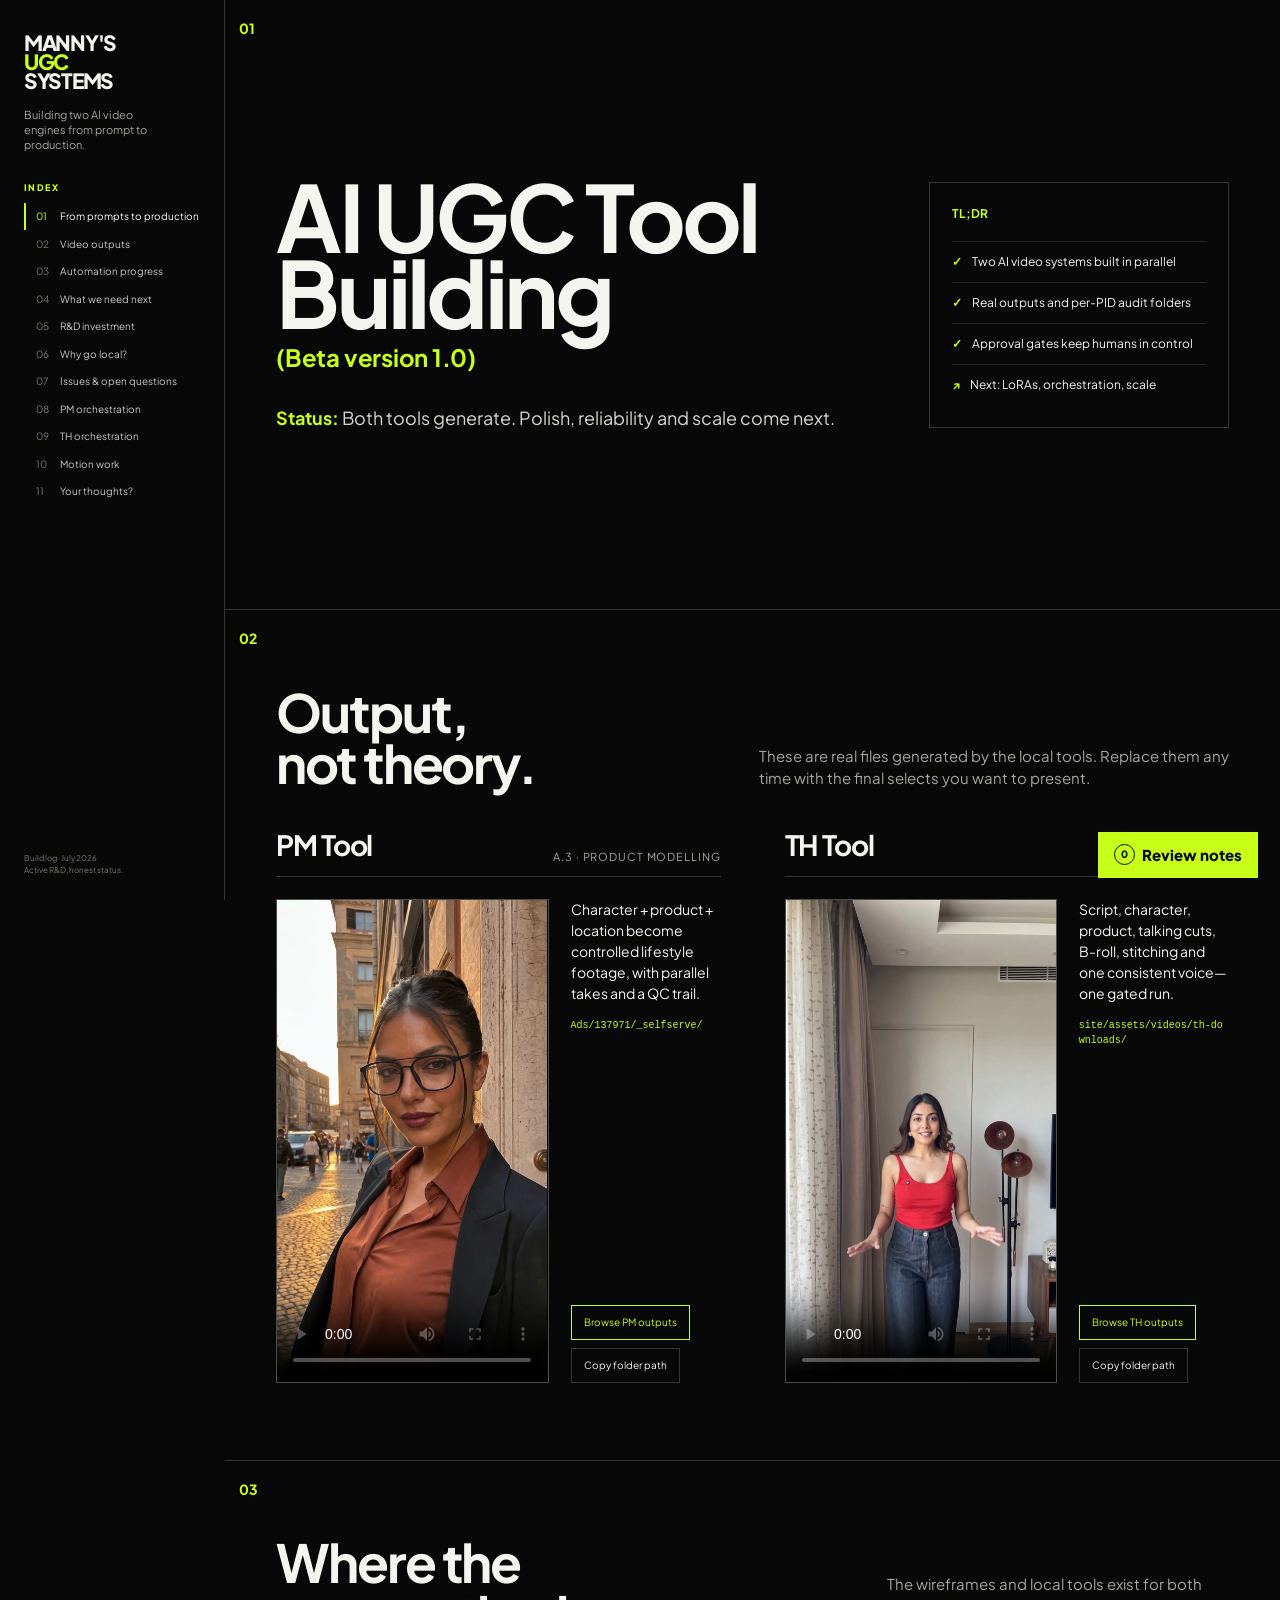
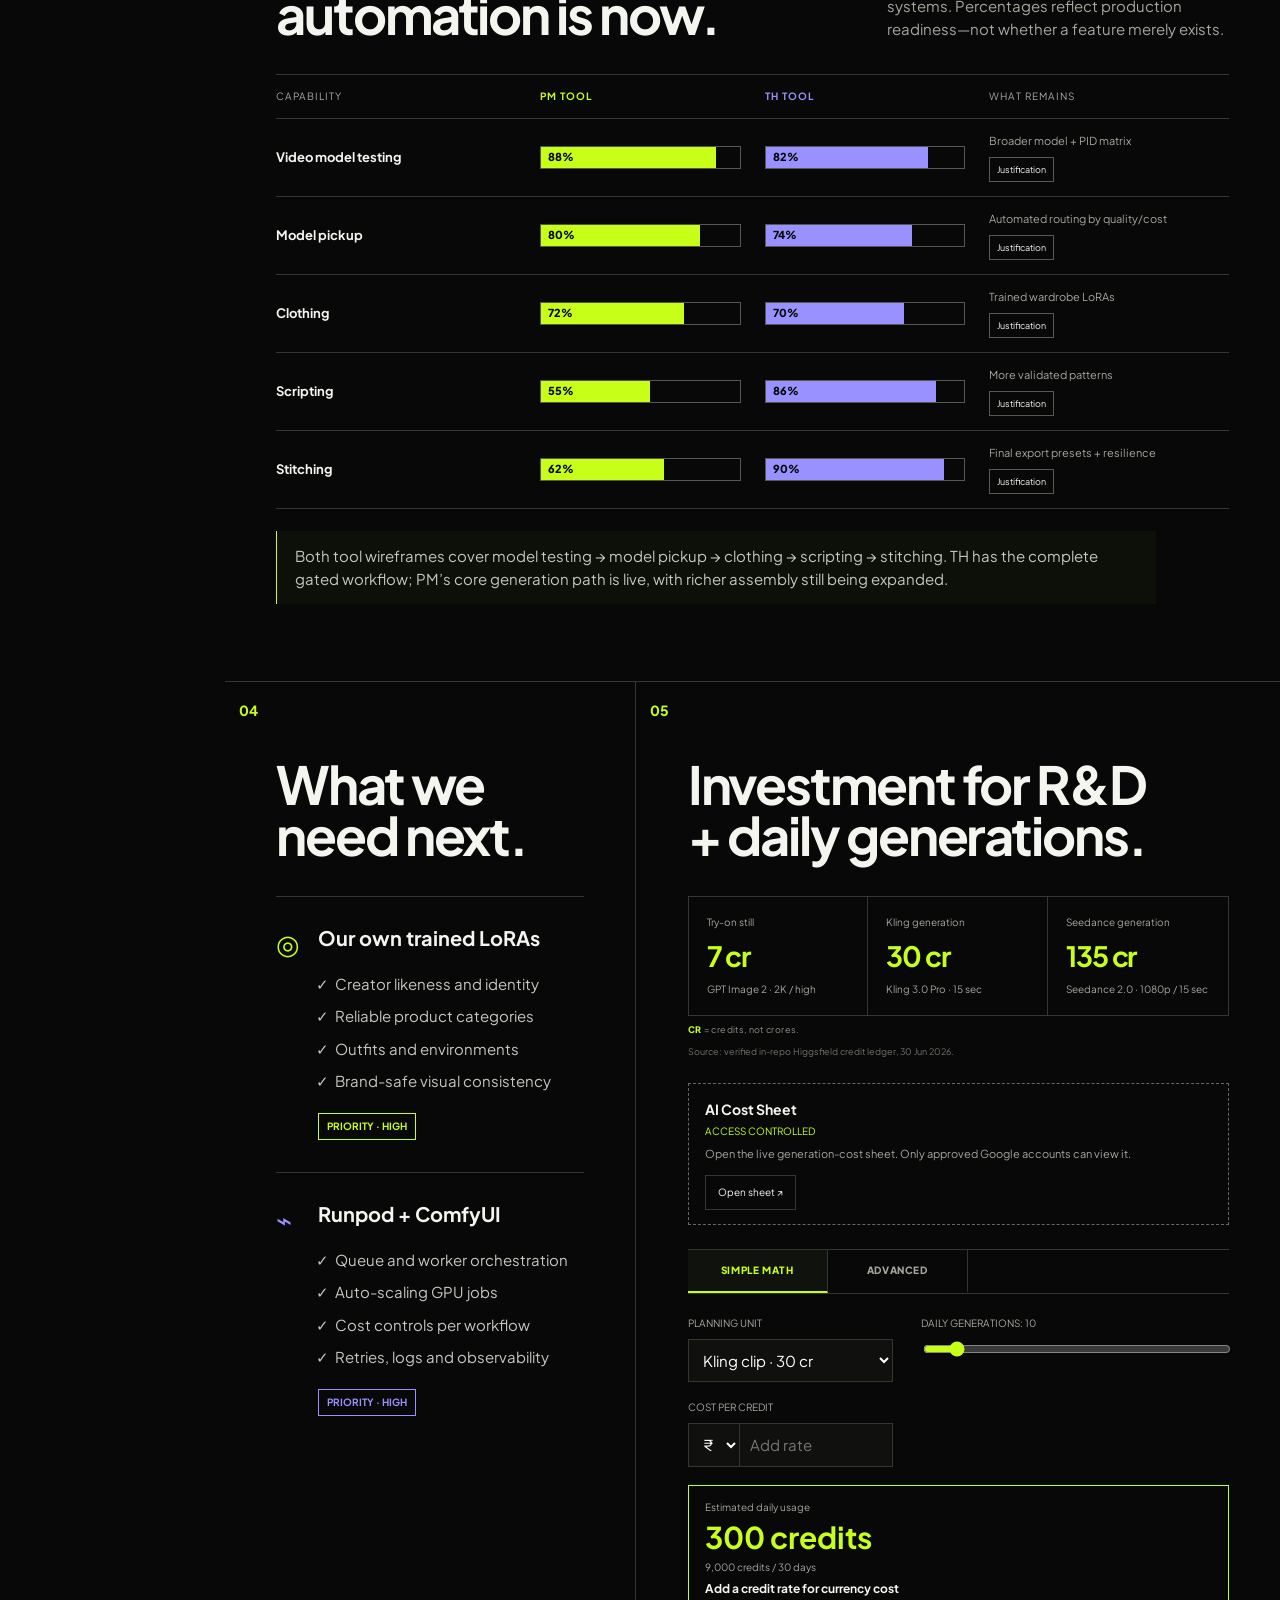
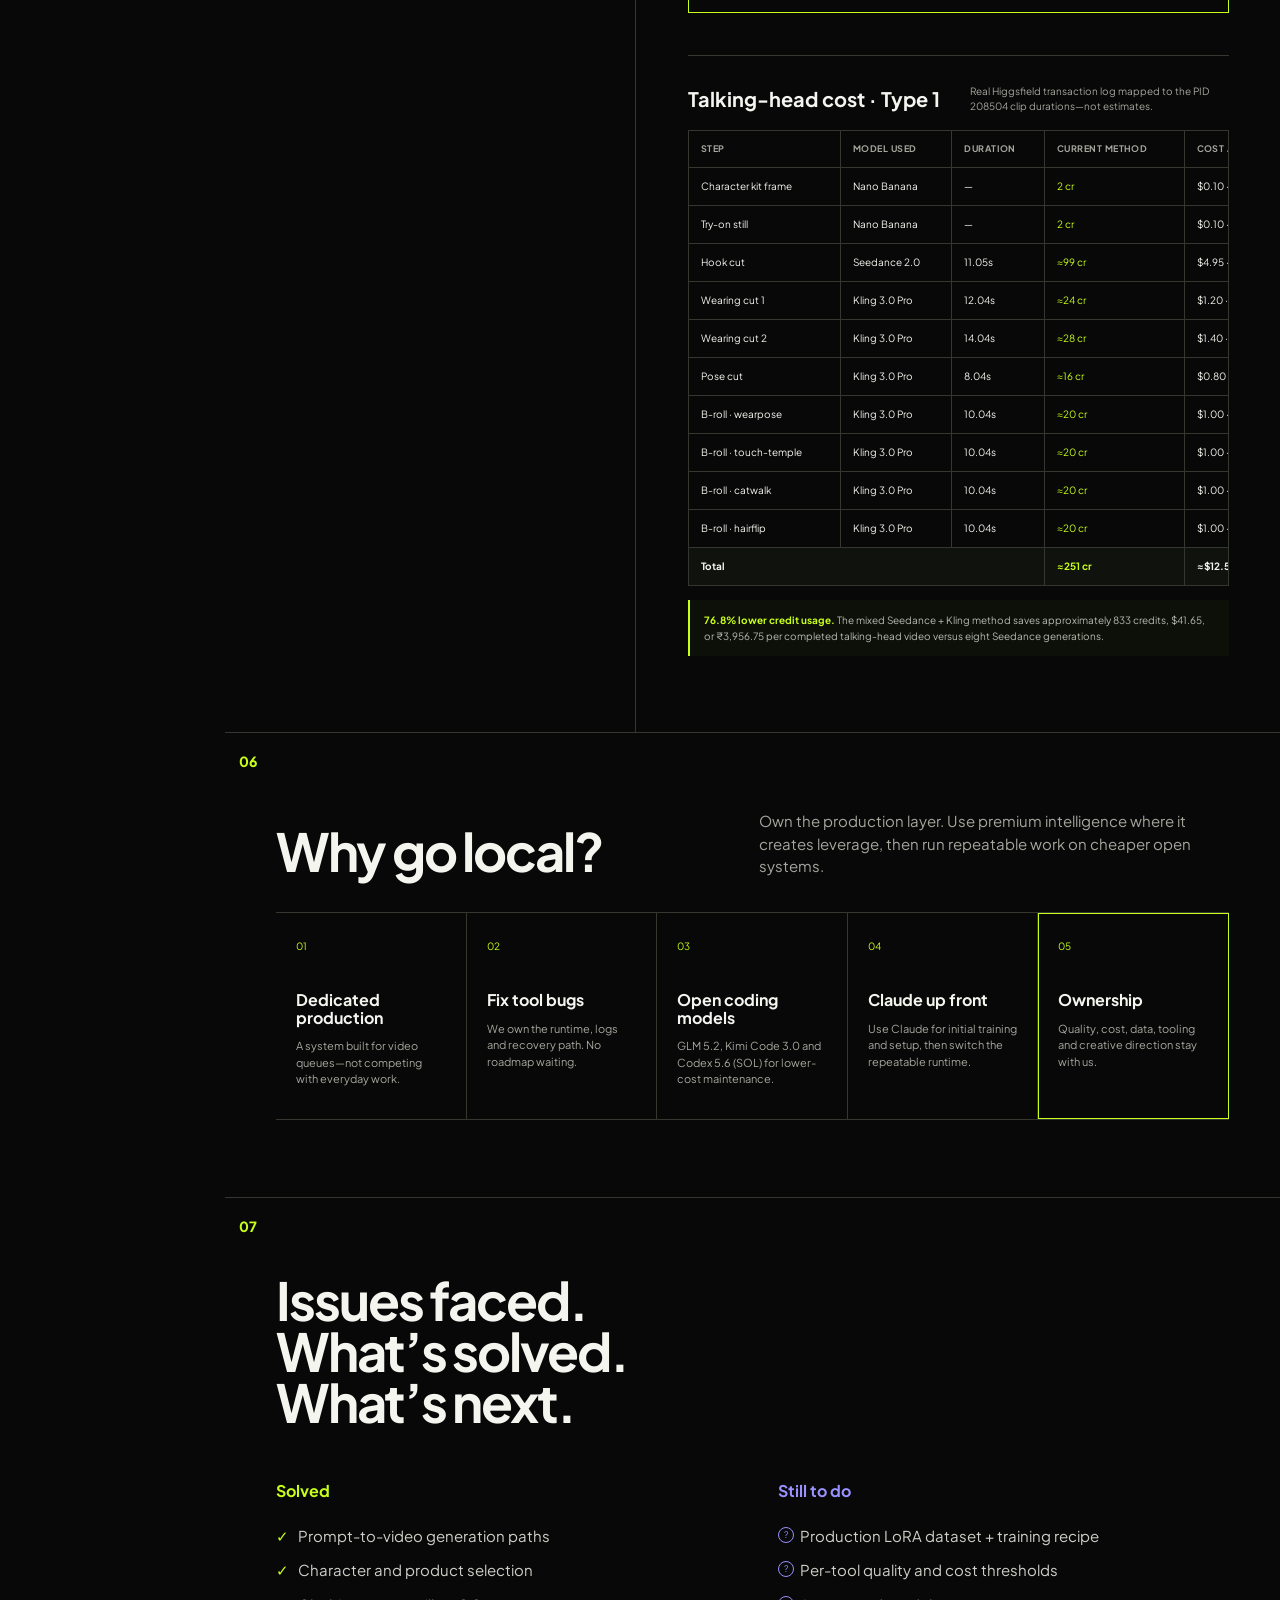
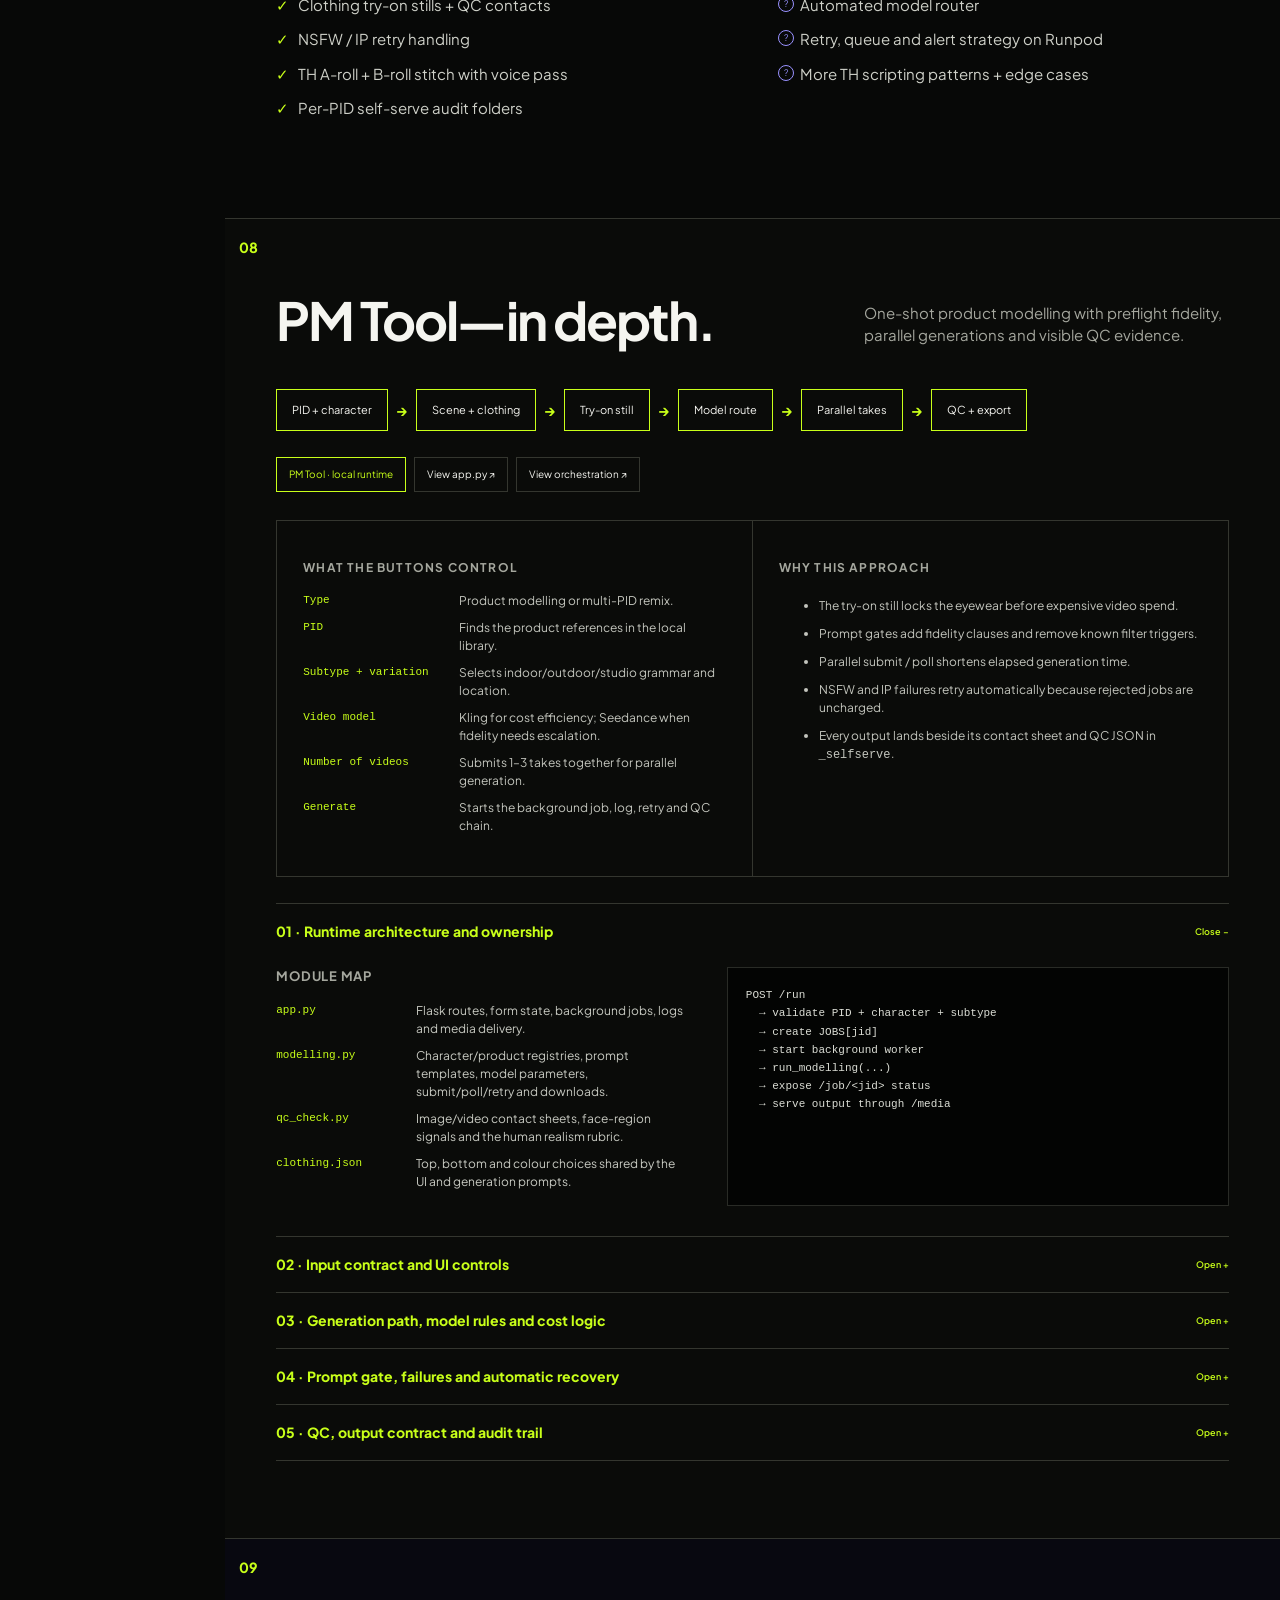
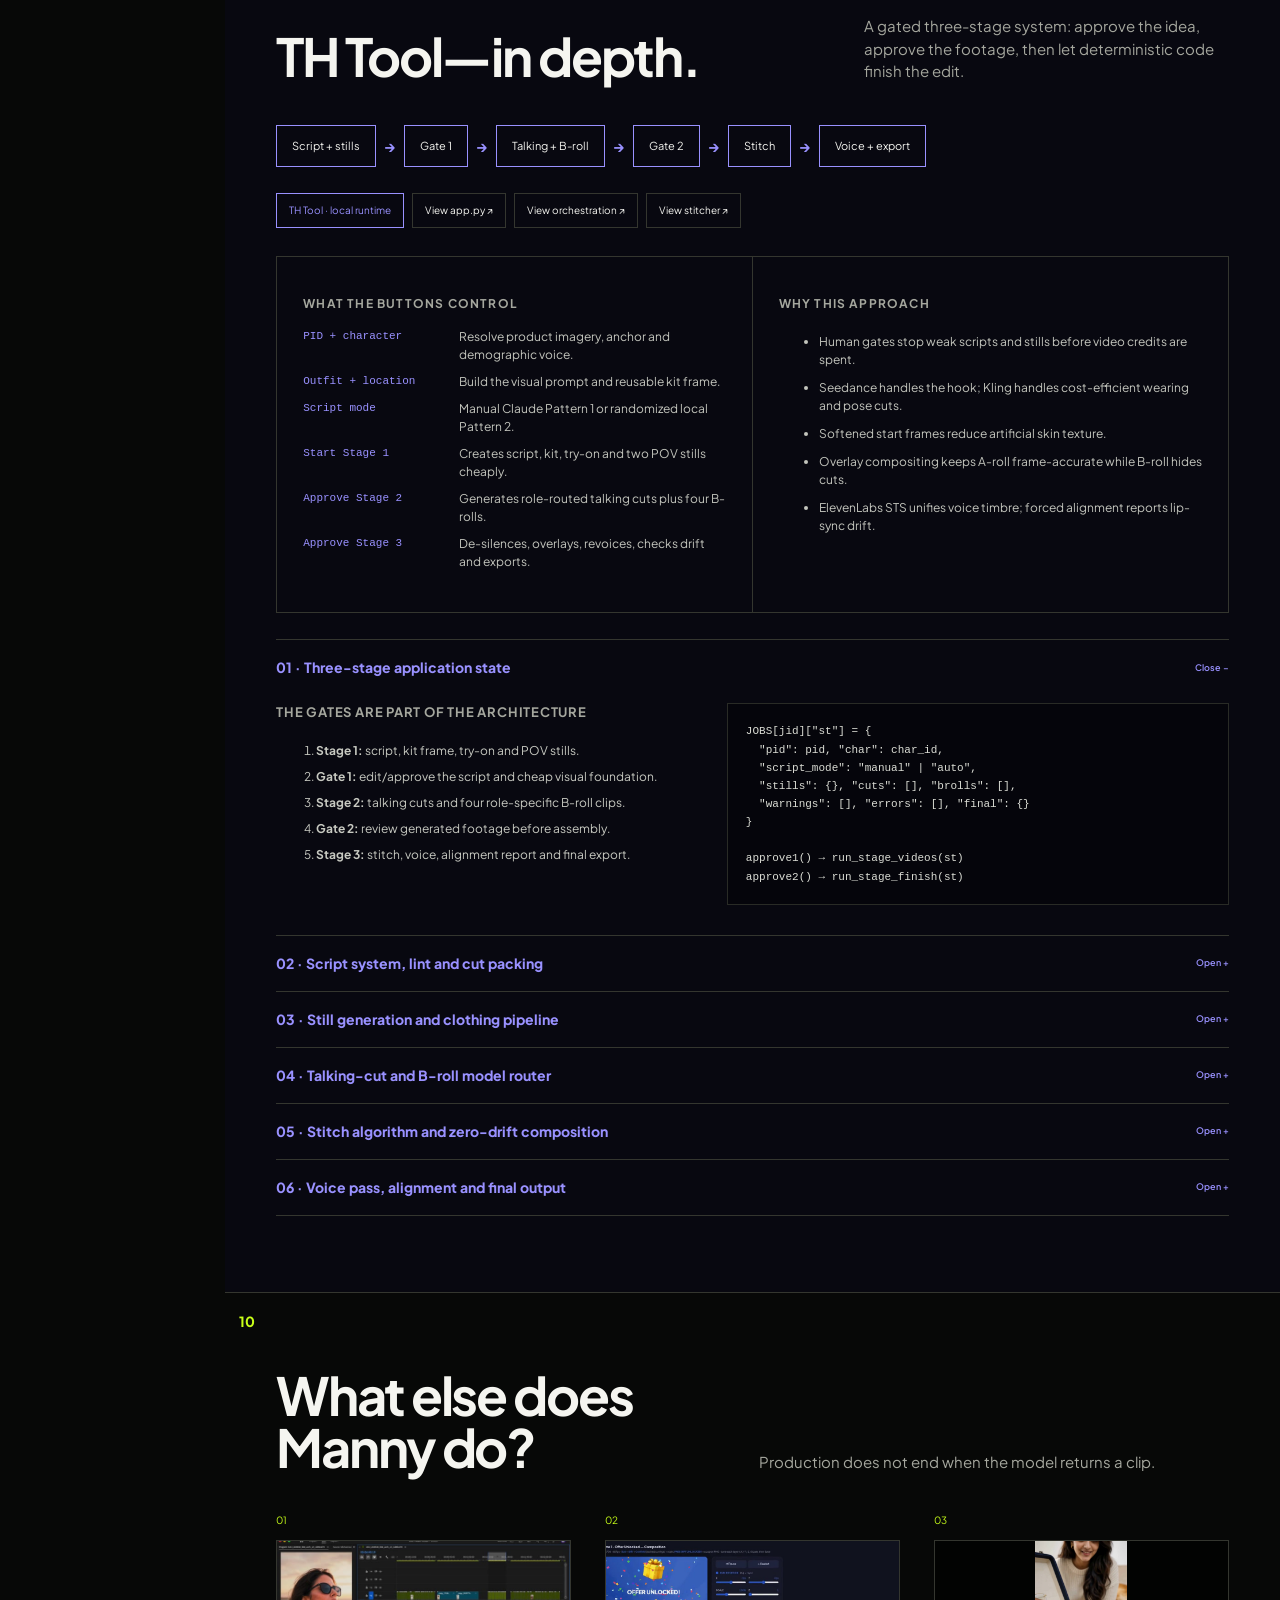
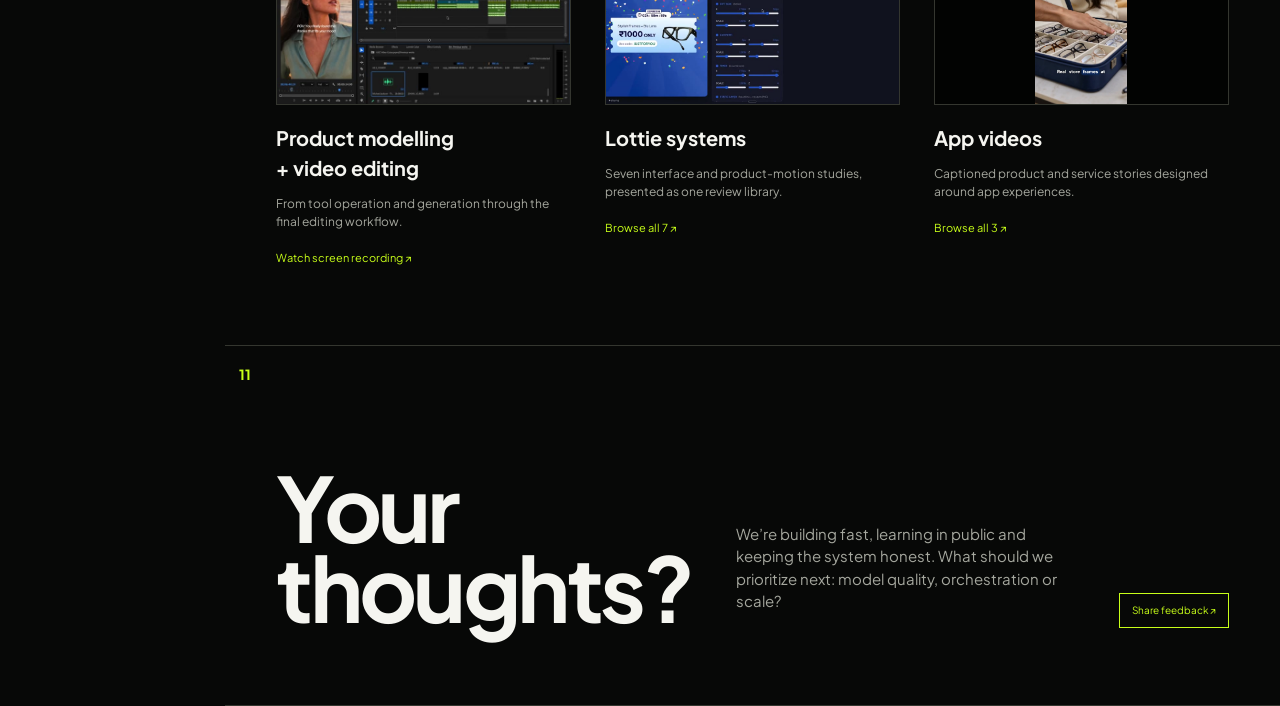
<file: site/index.html>
<!doctype html>
<html lang="en">
<head>
  <meta charset="utf-8">
  <meta name="viewport" content="width=device-width, initial-scale=1, viewport-fit=cover">
  <meta name="description" content="AI UGC Tool Building, Beta version 1.0 — Manny's PM and Talking Head video systems.">
  <title>AI UGC Tool Building — Beta version 1.0</title>
  <link rel="stylesheet" href="styles.css">
</head>
<body>
  <header class="mobile-header">
    <a class="wordmark" href="#top" aria-label="Manny's UGC Systems home">MANNY'S <span>UGC</span> SYSTEMS</a>
    <button class="menu-toggle" type="button" aria-controls="index" aria-expanded="false">Index</button>
  </header>

  <aside class="sidebar" id="index">
    <a class="wordmark" href="#top">MANNY'S <span>UGC</span> SYSTEMS</a>
    <p class="sidebar-intro">Building two AI video engines from prompt to production.</p>
    <nav aria-label="Page index">
      <span class="nav-label">Index</span>
      <a href="#top"><i>01</i>From prompts to production</a>
      <a href="#outputs"><i>02</i>Video outputs</a>
      <a href="#progress"><i>03</i>Automation progress</a>
      <a href="#next"><i>04</i>What we need next</a>
      <a href="#investment"><i>05</i>R&amp;D investment</a>
      <a href="#local"><i>06</i>Why go local?</a>
      <a href="#issues"><i>07</i>Issues &amp; open questions</a>
      <a href="#pm-deep"><i>08</i>PM orchestration</a>
      <a href="#th-deep"><i>09</i>TH orchestration</a>
      <a href="#motion"><i>10</i>Motion work</a>
      <a href="#thoughts"><i>11</i>Your thoughts?</a>
    </nav>
    <p class="sidebar-foot">Build log · July 2026<br>Active R&amp;D, honest status.</p>
  </aside>

  <main>
    <section class="hero section" id="top" data-section="01">
      <div class="section-number">01</div>
      <div class="hero-copy">
        <h1>AI UGC Tool<br>Building <span>(Beta version 1.0)</span></h1>
        <p><strong>Status:</strong> Both tools generate. Polish, reliability and scale come next.</p>
      </div>
      <div class="truth-list" aria-label="Current project truths">
        <h2>TL;DR</h2>
        <p><b>✓</b> Two AI video systems built in parallel</p>
        <p><b>✓</b> Real outputs and per-PID audit folders</p>
        <p><b>✓</b> Approval gates keep humans in control</p>
        <p><b>↗</b> Next: LoRAs, orchestration, scale</p>
      </div>
    </section>

    <section class="outputs section" id="outputs" data-section="02">
      <div class="section-number">02</div>
      <div class="section-heading">
        <h2>Output, not theory.</h2>
        <p>These are real files generated by the local tools. Replace them any time with the final selects you want to present.</p>
      </div>
      <div class="video-pair">
        <article class="video-story">
          <div class="video-title"><h3>PM Tool</h3><span>A.3 · Product modelling</span></div>
          <div class="video-shell">
            <video controls playsinline preload="metadata" poster="assets/videos/pm-downloads/cover.jpg">
              <source src="assets/web-videos/pm/cover.mp4" type="video/mp4">
            </video>
          </div>
          <div class="video-copy"><p>Character + product + location become controlled lifestyle footage, with parallel takes and a QC trail.</p><code>Ads/137971/_selfserve/</code><div class="video-actions"><button type="button" data-library="pm">Browse PM outputs</button><button type="button" data-copy="Ads/137971/_selfserve/">Copy folder path</button></div></div>
        </article>
        <article class="video-story">
          <div class="video-title"><h3>TH Tool</h3><span>A.1 · Talking head</span></div>
          <div class="video-shell">
            <video controls playsinline preload="metadata" poster="assets/videos/th-downloads/01.jpg">
              <source src="assets/web-videos/th/01.mp4" type="video/mp4">
            </video>
          </div>
          <div class="video-copy"><p>Script, character, product, talking cuts, B-roll, stitching and one consistent voice—one gated run.</p><code>site/assets/videos/th-downloads/</code><div class="video-actions"><button type="button" data-library="th">Browse TH outputs</button><button type="button" data-copy="site/assets/videos/th-downloads/">Copy folder path</button></div></div>
        </article>
      </div>
    </section>

    <section class="progress section" id="progress" data-section="03">
      <div class="section-number">03</div>
      <div class="section-heading split-heading">
        <h2>Where the automation is now.</h2>
        <p>The wireframes and local tools exist for both systems. Percentages reflect production readiness—not whether a feature merely exists.</p>
      </div>
      <div class="progress-table" role="table" aria-label="Automation readiness comparison">
        <div class="progress-head" role="row"><span>Capability</span><b>PM Tool</b><b>TH Tool</b><span>What remains</span></div>
        <div class="progress-row" role="row"><strong>Video model testing</strong><div class="meter"><i style="--v:88%"></i><em>88%</em></div><div class="meter violet"><i style="--v:82%"></i><em>82%</em></div><span>Broader model + PID matrix <button type="button" data-justify="video-model-testing">Justification</button></span></div>
        <div class="progress-row" role="row"><strong>Model pickup</strong><div class="meter"><i style="--v:80%"></i><em>80%</em></div><div class="meter violet"><i style="--v:74%"></i><em>74%</em></div><span>Automated routing by quality/cost <button type="button" data-justify="model-pickup">Justification</button></span></div>
        <div class="progress-row" role="row"><strong>Clothing</strong><div class="meter"><i style="--v:72%"></i><em>72%</em></div><div class="meter violet"><i style="--v:70%"></i><em>70%</em></div><span>Trained wardrobe LoRAs <button type="button" data-justify="clothing">Justification</button></span></div>
        <div class="progress-row" role="row"><strong>Scripting</strong><div class="meter"><i style="--v:55%"></i><em>55%</em></div><div class="meter violet"><i style="--v:86%"></i><em>86%</em></div><span>More validated patterns <button type="button" data-justify="scripting">Justification</button></span></div>
        <div class="progress-row" role="row"><strong>Stitching</strong><div class="meter"><i style="--v:62%"></i><em>62%</em></div><div class="meter violet"><i style="--v:90%"></i><em>90%</em></div><span>Final export presets + resilience <button type="button" data-justify="stitching">Justification</button></span></div>
      </div>
      <p class="note">Both tool wireframes cover model testing → model pickup → clothing → scripting → stitching. TH has the complete gated workflow; PM’s core generation path is live, with richer assembly still being expanded.</p>
    </section>

    <div class="two-up">
      <section class="needs section" id="next" data-section="04">
        <div class="section-number">04</div>
        <div class="section-heading"><h2>What we need next.</h2></div>
        <div class="need-block">
          <span class="need-icon">◎</span><h3>Our own trained LoRAs</h3>
          <ul><li>Creator likeness and identity</li><li>Reliable product categories</li><li>Outfits and environments</li><li>Brand-safe visual consistency</li></ul>
          <b>Priority · high</b>
        </div>
        <div class="need-block violet-block">
          <span class="need-icon">⌁</span><h3>Runpod + ComfyUI</h3>
          <ul><li>Queue and worker orchestration</li><li>Auto-scaling GPU jobs</li><li>Cost controls per workflow</li><li>Retries, logs and observability</li></ul>
          <b>Priority · high</b>
        </div>
      </section>

      <section class="investment section" id="investment" data-section="05">
        <div class="section-number">05</div>
        <div class="section-heading"><h2>Investment for R&amp;D + daily generations.</h2></div>
        <div class="ledger">
          <div><span>Try-on still</span><strong>7 cr</strong><small>GPT Image 2 · 2K / high</small></div>
          <div><span>Kling generation</span><strong>30 cr</strong><small>Kling 3.0 Pro · 15 sec</small></div>
          <div><span>Seedance generation</span><strong>135 cr</strong><small>Seedance 2.0 · 1080p / 15 sec</small></div>
        </div>
        <p class="credit-key"><abbr title="credits">cr</abbr> = credits, not crores.</p>
        <p class="source-line">Source: verified in-repo Higgsfield credit ledger, 30 Jun 2026.</p>
        <div class="sheet-pending"><strong>AI Cost Sheet</strong><span>Access controlled</span><p>Open the live generation-cost sheet. Only approved Google accounts can view it.</p><div class="sheet-actions"><a id="openSheet" href="https://docs.google.com/spreadsheets/d/1pwKUz7le_H1XCs39XjHrisueV7JgGiotsfHTXAbiB5s/edit?gid=1676287141#gid=1676287141" target="_blank" rel="noreferrer">Open sheet ↗</a></div></div>

        <div class="calculator-shell">
          <div class="calc-tabs" role="tablist" aria-label="Cost calculator mode">
            <button type="button" id="simpleCalcTab" role="tab" aria-selected="true" aria-controls="simpleCalcPanel" data-calc-tab="simple">Simple math</button>
            <button type="button" id="advancedCalcTab" role="tab" aria-selected="false" aria-controls="advancedCalcPanel" data-calc-tab="advanced">Advanced</button>
          </div>
          <section class="calculator-panel" id="simpleCalcPanel" role="tabpanel" aria-labelledby="simpleCalcTab">
            <div class="calculator">
              <div><label for="workflow">Planning unit</label><select id="workflow"><option value="30">Kling clip · 30 cr</option><option value="135">Seedance clip · 135 cr</option><option value="7">Try-on still · 7 cr</option></select></div>
              <div><label for="daily">Daily generations: <output id="dailyOut">10</output></label><input id="daily" type="range" min="1" max="100" value="10"></div>
              <div><label for="creditRate">Cost per credit</label><div class="rate-field"><select id="currency" aria-label="Currency"><option value="₹">₹</option><option value="$">$</option></select><input id="creditRate" type="number" min="0" step="0.001" placeholder="Add rate"></div></div>
              <div class="calc-result"><span>Estimated daily usage</span><strong id="creditsOut">300 credits</strong><small id="monthlyOut">9,000 credits / 30 days</small><b id="moneyOut">Add a credit rate for currency cost</b></div>
            </div>
          </section>
          <section class="calculator-panel" id="advancedCalcPanel" role="tabpanel" aria-labelledby="advancedCalcTab" hidden>
            <p class="advanced-intro">Build a mixed talking-head run. Defaults match the real PID 208504 Type 1 production log.</p>
            <div class="advanced-mix">
              <label class="model-slider" for="seedanceMix"><span><strong>Seedance 2.0</strong><small>Hook profile · 99 cr each</small></span><input id="seedanceMix" type="range" min="0" max="8" value="1"><output id="seedanceMixOut">1 video</output></label>
              <label class="model-slider" for="klingMix"><span><strong>Kling 3.0 Pro</strong><small>Actual seven-clip average · ≈21.14 cr each</small></span><input id="klingMix" type="range" min="0" max="12" value="7"><output id="klingMixOut">7 videos</output></label>
              <label class="model-slider" for="nanoMix"><span><strong>Nano Banana</strong><small>Character + try-on images · 2 cr each</small></span><input id="nanoMix" type="range" min="0" max="8" value="2"><output id="nanoMixOut">2 images</output></label>
            </div>
            <div class="calc-result advanced-result"><span>Estimated mixed-run usage</span><strong id="advancedCreditsOut">251 credits</strong><small id="advancedBreakdownOut">1 Seedance + 7 Kling + 2 Nano Banana generations</small><b id="advancedMoneyOut">$12.55 · ₹1,192.25</b></div>
          </section>
        </div>

        <div class="th-cost-block">
          <div class="cost-block-heading"><h3>Talking-head cost · Type 1</h3><p>Real Higgsfield transaction log mapped to the PID 208504 clip durations—not estimates.</p></div>
          <div class="cost-table-wrap" tabindex="0" aria-label="Scrollable talking-head generation cost table">
            <table class="cost-table">
              <thead><tr><th>Step</th><th>Model used</th><th>Duration</th><th>Current method</th><th>Cost at $0.05 / cr</th><th>All-Seedance comparison</th></tr></thead>
              <tbody>
                <tr><td>Character kit frame</td><td>Nano Banana</td><td>—</td><td>2 cr</td><td>$0.10 · ₹9.50</td><td>2 cr</td></tr>
                <tr><td>Try-on still</td><td>Nano Banana</td><td>—</td><td>2 cr</td><td>$0.10 · ₹9.50</td><td>2 cr</td></tr>
                <tr><td>Hook cut</td><td>Seedance 2.0</td><td>11.05s</td><td>≈99 cr</td><td>$4.95 · ₹470.25</td><td>135 cr</td></tr>
                <tr><td>Wearing cut 1</td><td>Kling 3.0 Pro</td><td>12.04s</td><td>≈24 cr</td><td>$1.20 · ₹114</td><td>135 cr</td></tr>
                <tr><td>Wearing cut 2</td><td>Kling 3.0 Pro</td><td>14.04s</td><td>≈28 cr</td><td>$1.40 · ₹133</td><td>135 cr</td></tr>
                <tr><td>Pose cut</td><td>Kling 3.0 Pro</td><td>8.04s</td><td>≈16 cr</td><td>$0.80 · ₹76</td><td>135 cr</td></tr>
                <tr><td>B-roll · wearpose</td><td>Kling 3.0 Pro</td><td>10.04s</td><td>≈20 cr</td><td>$1.00 · ₹95</td><td>135 cr</td></tr>
                <tr><td>B-roll · touch-temple</td><td>Kling 3.0 Pro</td><td>10.04s</td><td>≈20 cr</td><td>$1.00 · ₹95</td><td>135 cr</td></tr>
                <tr><td>B-roll · catwalk</td><td>Kling 3.0 Pro</td><td>10.04s</td><td>≈20 cr</td><td>$1.00 · ₹95</td><td>135 cr</td></tr>
                <tr><td>B-roll · hairflip</td><td>Kling 3.0 Pro</td><td>10.04s</td><td>≈20 cr</td><td>$1.00 · ₹95</td><td>135 cr</td></tr>
              </tbody>
              <tfoot><tr><th colspan="3">Total</th><th>≈251 cr</th><th>≈$12.55 · ₹1,192.25</th><th>1,084 cr · $54.20 · ₹5,149</th></tr></tfoot>
            </table>
          </div>
          <p class="savings-note"><strong>76.8% lower credit usage.</strong> The mixed Seedance + Kling method saves approximately 833 credits, $41.65, or ₹3,956.75 per completed talking-head video versus eight Seedance generations.</p>
        </div>
      </section>
    </div>

    <section class="local section" id="local" data-section="06">
      <div class="section-number">06</div>
      <div class="section-heading"><h2>Why go local?</h2><p>Own the production layer. Use premium intelligence where it creates leverage, then run repeatable work on cheaper open systems.</p></div>
      <div class="local-rail">
        <article><i>01</i><h3>Dedicated production</h3><p>A system built for video queues—not competing with everyday work.</p></article>
        <article><i>02</i><h3>Fix tool bugs</h3><p>We own the runtime, logs and recovery path. No roadmap waiting.</p></article>
        <article><i>03</i><h3>Open coding models</h3><p>GLM 5.2, Kimi Code 3.0 and Codex 5.6 (SOL) for lower-cost maintenance.</p></article>
        <article><i>04</i><h3>Claude up front</h3><p>Use Claude for initial training and setup, then switch the repeatable runtime.</p></article>
        <article class="accent"><i>05</i><h3>Ownership</h3><p>Quality, cost, data, tooling and creative direction stay with us.</p></article>
      </div>
    </section>

    <section class="issues section" id="issues" data-section="07">
      <div class="section-number">07</div>
      <div class="section-heading"><h2>Issues faced. What’s solved. What’s next.</h2></div>
      <div class="issues-grid">
        <div><h3>Solved</h3><ul class="check-list"><li>Prompt-to-video generation paths</li><li>Character and product selection</li><li>Clothing try-on stills + QC contacts</li><li>NSFW / IP retry handling</li><li>TH A-roll + B-roll stitch with voice pass</li><li>Per-PID self-serve audit folders</li></ul></div>
        <div><h3>Still to do</h3><ul class="question-list"><li>Production LoRA dataset + training recipe</li><li>Per-tool quality and cost thresholds</li><li>Automated model router</li><li>Retry, queue and alert strategy on Runpod</li><li>More TH scripting patterns + edge cases</li></ul></div>
      </div>
    </section>

    <section class="deep section" id="pm-deep" data-section="08">
      <div class="section-number">08</div>
      <div class="deep-title"><h2>PM Tool—in depth.</h2><p>One-shot product modelling with preflight fidelity, parallel generations and visible QC evidence.</p></div>
      <div class="pipeline" aria-label="PM tool pipeline"><span>PID + character</span><b>→</b><span>Scene + clothing</span><b>→</b><span>Try-on still</span><b>→</b><span>Model route</span><b>→</b><span>Parallel takes</span><b>→</b><span>QC + export</span></div>
      <div class="tool-links"><span class="local-runtime" title="The PM Tool runs on the production workstation">PM Tool · local runtime</span><a href="code/pm/app.py" target="_blank">View app.py ↗</a><a href="code/pm/modelling.py" target="_blank">View orchestration ↗</a></div>
      <div class="control-grid">
        <div><h3>What the buttons control</h3><dl><dt>Type</dt><dd>Product modelling or multi-PID remix.</dd><dt>PID</dt><dd>Finds the product references in the local library.</dd><dt>Subtype + variation</dt><dd>Selects indoor/outdoor/studio grammar and location.</dd><dt>Video model</dt><dd>Kling for cost efficiency; Seedance when fidelity needs escalation.</dd><dt>Number of videos</dt><dd>Submits 1–3 takes together for parallel generation.</dd><dt>Generate</dt><dd>Starts the background job, log, retry and QC chain.</dd></dl></div>
        <div><h3>Why this approach</h3><ul><li>The try-on still locks the eyewear before expensive video spend.</li><li>Prompt gates add fidelity clauses and remove known filter triggers.</li><li>Parallel submit / poll shortens elapsed generation time.</li><li>NSFW and IP failures retry automatically because rejected jobs are uncharged.</li><li>Every output lands beside its contact sheet and QC JSON in <code>_selfserve</code>.</li></ul></div>
      </div>
      <div class="technical-manual">
        <details open><summary>01 · Runtime architecture and ownership</summary><div class="manual-body"><div><h3>Module map</h3><dl><dt>app.py</dt><dd>Flask routes, form state, background jobs, logs and media delivery.</dd><dt>modelling.py</dt><dd>Character/product registries, prompt templates, model parameters, submit/poll/retry and downloads.</dd><dt>qc_check.py</dt><dd>Image/video contact sheets, face-region signals and the human realism rubric.</dd><dt>clothing.json</dt><dd>Top, bottom and colour choices shared by the UI and generation prompts.</dd></dl></div><pre><code>POST /run
  → validate PID + character + subtype
  → create JOBS[jid]
  → start background worker
  → run_modelling(...)
  → expose /job/&lt;jid&gt; status
  → serve output through /media</code></pre></div></details>
        <details><summary>02 · Input contract and UI controls</summary><div class="manual-body"><div><h3>Inputs that reach orchestration</h3><ul><li><code>kind</code>: product modelling or remix.</li><li><code>pid</code>: resolves product reference images.</li><li><code>char_id</code>: resolves a locked anchor from Character Library.</li><li><code>subtype</code> + <code>variation</code>: selects the scene preamble.</li><li><code>model</code>: Seedance 2.0 or Kling 3.0.</li><li><code>n_videos</code>: 1–3 numbered takes submitted in parallel.</li></ul></div><pre><code>run_modelling(
  pid, char_id,
  n_videos=2,
  kind="product_modelling",
  model="seedance_2_0",
  subtype="A3.2",
  variation="Beach",
  log=print
)</code></pre></div></details>
        <details><summary>03 · Generation path, model rules and cost logic</summary><div class="manual-body"><div><h3>Why the path is staged</h3><ol><li>Build a try-on still first: a low-cost proof that identity and eyewear can coexist.</li><li>Attach media differently per engine because Seedance permits one start image while Kling accepts a broader reference set.</li><li>Rotate across three shot-list variants so multiple takes test different motion emphasis.</li><li>Submit every take before polling so Higgsfield can execute concurrently.</li></ol></div><pre><code>still = _tryon_still(anchor, product, scene)
qc_refs = products[:2]

if model == "seedance_2_0":
    medias = [still or anchor]       # one start image
else:
    medias = [still or anchor, *qc_refs]

jobs = [submit(take) for take in specs]
videos = [poll_and_download(job) for job in jobs]</code></pre></div></details>
        <details><summary>04 · Prompt gate, failures and automatic recovery</summary><div class="manual-body"><div><h3>Before spending credits</h3><ul><li>Warn on brand names that may trigger <code>ip_detected</code>.</li><li>Replace known false-positive phrases such as “tight face”.</li><li>Guarantee an eyewear-fidelity lock is present.</li><li>Trim prompts below Kling’s documented character cap.</li><li>Retry NSFW/IP rejections up to the configured limit; other failures are logged per take without destroying successful siblings.</li></ul></div><pre><code>prompt = _prompt_gate(scene + shot_list, model)

for attempt in range(NSFW_RETRIES + 1):
    job_id = submit(prompt, medias)
    try:
        return wait(job_id)
    except Filtered as error:
        if error.kind not in {"nsfw", "ip_detected"}:
            raise
log("take failed; continue remaining jobs")</code></pre></div></details>
        <details><summary>05 · QC, output contract and audit trail</summary><div class="manual-body"><div><h3>What is retained</h3><ul><li>Try-on still and its QC contact sheet.</li><li>Each numbered video take and scene label.</li><li>Video contact sheets and QC JSON.</li><li>Errors and warnings tied to the job.</li><li>Source log inside <code>Ads/&lt;PID&gt;/_selfserve/</code>.</li></ul><p>The numerical skin signals are advisory. The final realism decision remains a human review of skin texture, lighting, eyes, teeth, hands and motion.</p></div><pre><code>{
  "pid": "204540",
  "model": "kling3_0",
  "still": ".../_stills/still_A3.2_Beach.jpg",
  "videos": [
    {"path": "...take1...mp4", "take": 1,
     "scene": "A3.2_Beach", "sheet": "...contact.jpg"}
  ],
  "errors": []
}</code></pre></div></details>
      </div>
    </section>

    <section class="deep th section" id="th-deep" data-section="09">
      <div class="section-number">09</div>
      <div class="deep-title"><h2>TH Tool—in depth.</h2><p>A gated three-stage system: approve the idea, approve the footage, then let deterministic code finish the edit.</p></div>
      <div class="pipeline th-pipe" aria-label="TH tool pipeline"><span>Script + stills</span><b>→</b><span>Gate 1</span><b>→</b><span>Talking + B-roll</span><b>→</b><span>Gate 2</span><b>→</b><span>Stitch</span><b>→</b><span>Voice + export</span></div>
      <div class="tool-links th-links"><span class="local-runtime" title="The TH Tool runs on the production workstation">TH Tool · local runtime</span><a href="code/th/app.py" target="_blank">View app.py ↗</a><a href="code/th/th_pipeline.py" target="_blank">View orchestration ↗</a><a href="code/th/stitcher.py" target="_blank">View stitcher ↗</a></div>
      <div class="control-grid">
        <div><h3>What the buttons control</h3><dl><dt>PID + character</dt><dd>Resolve product imagery, anchor and demographic voice.</dd><dt>Outfit + location</dt><dd>Build the visual prompt and reusable kit frame.</dd><dt>Script mode</dt><dd>Manual Claude Pattern 1 or randomized local Pattern 2.</dd><dt>Start Stage 1</dt><dd>Creates script, kit, try-on and two POV stills cheaply.</dd><dt>Approve Stage 2</dt><dd>Generates role-routed talking cuts plus four B-rolls.</dd><dt>Approve Stage 3</dt><dd>De-silences, overlays, revoices, checks drift and exports.</dd></dl></div>
        <div><h3>Why this approach</h3><ul><li>Human gates stop weak scripts and stills before video credits are spent.</li><li>Seedance handles the hook; Kling handles cost-efficient wearing and pose cuts.</li><li>Softened start frames reduce artificial skin texture.</li><li>Overlay compositing keeps A-roll frame-accurate while B-roll hides cuts.</li><li>ElevenLabs STS unifies voice timbre; forced alignment reports lip-sync drift.</li></ul></div>
      </div>
      <div class="technical-manual th-manual">
        <details open><summary>01 · Three-stage application state</summary><div class="manual-body"><div><h3>The gates are part of the architecture</h3><ol><li><strong>Stage 1:</strong> script, kit frame, try-on and POV stills.</li><li><strong>Gate 1:</strong> edit/approve the script and cheap visual foundation.</li><li><strong>Stage 2:</strong> talking cuts and four role-specific B-roll clips.</li><li><strong>Gate 2:</strong> review generated footage before assembly.</li><li><strong>Stage 3:</strong> stitch, voice, alignment report and final export.</li></ol></div><pre><code>JOBS[jid]["st"] = {
  "pid": pid, "char": char_id,
  "script_mode": "manual" | "auto",
  "stills": {}, "cuts": [], "brolls": [],
  "warnings": [], "errors": [], "final": {}
}

approve1() → run_stage_videos(st)
approve2() → run_stage_finish(st)</code></pre></div></details>
        <details><summary>02 · Script system, lint and cut packing</summary><div class="manual-body"><div><h3>Two script lanes</h3><ul><li><strong>Manual:</strong> Claude Pattern 1, editable at Gate 1, split into ≤46-word chunks.</li><li><strong>Auto:</strong> one vision analysis followed by local randomized hook/open/middle/close banks.</li><li><strong>Roles:</strong> first cut is <code>hook</code>, last is <code>pose</code>, middle cuts are <code>wearing</code>.</li><li><strong>Lint:</strong> “Lenskart” becomes “Lens Kart”; origin cities fail; banned value language warns.</li></ul></div><pre><code>def assign_roles(cuts):
    for i, cut in enumerate(cuts):
        if i == 0: role = "hook"
        elif i == len(cuts)-1: role = "pose"
        else: role = "wearing"

AUTO_SINGLE_CUT_MAX_WORDS = 52
if words &lt;= 52:
    return [{"role": "hook", "text": script}]</code></pre></div></details>
        <details><summary>03 · Still generation and clothing pipeline</summary><div class="manual-body"><div><h3>Image foundation</h3><ol><li>Resolve anchor, product refs, wardrobe phrase and environment.</li><li>Create a character kit frame from the anchor alone.</li><li>Create the product try-on from kit + product.</li><li>Create separate temple-grip and front-grip POV stills.</li><li>Generate softened variants with ffmpeg <code>smartblur</code> for video starts.</li></ol></div><pre><code>kit = nano_banana(anchor, KIT_PROMPT)
tryon = nano_banana([kit, product], TRYON_PROMPT)
pov_temple = nano_banana([kit, *products], POV_TEMPLE_PROMPT)
pov_front = nano_banana([kit, *products], POV_FRONT_PROMPT)

for still in generated:
    _soften(still, still.with_name("*_soft.png"))</code></pre></div></details>
        <details><summary>04 · Talking-cut and B-roll model router</summary><div class="manual-body"><div><h3>Each role has a reason</h3><dl><dt>Hook</dt><dd>Seedance 2.0, 1080p, starts from <code>tryon_soft</code>.</dd><dt>Wearing</dt><dd>Kling 3.0 Pro with sound, lower cost for body motion.</dd><dt>Pose</dt><dd>Kling 3.0 Pro with sound, controlled final delivery.</dd><dt>B-roll</dt><dd>Four fixed kinds: wearpose, catwalk, POV temple and POV front; Kling sound off.</dd></dl></div><pre><code>route = {
  "hook":    ("seedance_2_0", HOOK_TMPL),
  "wearing": ("kling3_0", WEARING_TMPL),
  "pose":    ("kling3_0", POSE_TMPL),
}

for cut in script_data["cuts"]:
    model, template = route[cut["role"]]
    submit_video(model, template, [tryon_soft])</code></pre></div></details>
        <details><summary>05 · Stitch algorithm and zero-drift composition</summary><div class="manual-body"><div><h3>Deterministic edit logic</h3><ul><li>Detect silence at −30dB for at least 0.3 seconds.</li><li>Keep 0.1-second pads and bridge tiny islands to avoid stutter flashes.</li><li>Build a continuous A-roll base from the kept ranges.</li><li>Start B-roll at 3 seconds, place 2-second windows every 3 seconds, rotate through every generated B-roll.</li><li>Overlay onto the base instead of concat-recutting, avoiding accumulated timing drift.</li></ul></div><pre><code>WINDOW_DUR = 2.0
WINDOW_SPACING = 3.0
t = 3.0
while t + 0.5 &lt;= total:
    broll = brolls[i % len(brolls)]
    yield (t, min(WINDOW_DUR, total-t), broll, 2.0)
    t += WINDOW_SPACING

[base][broll]overlay=enable='between(t,start,end)'</code></pre></div></details>
        <details><summary>06 · Voice pass, alignment and final output</summary><div class="manual-body"><div><h3>One voice across mixed engines</h3><ol><li>Extract the stitched A-roll audio.</li><li>Resolve the character’s ElevenLabs voice or demographic default.</li><li>Run speech-to-speech once across the full edit.</li><li>Pad audio to picture length before <code>-shortest</code>; copy video without re-encoding.</li><li>Force-align original and transformed speech against the script.</li><li>Report drift; ≤60ms is OK, above it requires manual lip-sync review.</li></ol></div><pre><code>voice = voice_for_character(voice_key, group)
sts_audio = sts(source_audio, voice)
padded = ffmpeg_apad(sts_audio, whole_dur=video_duration)
mux(video, padded, video_codec="copy")

drift_ms = compare_alignment(original, sts_audio, script)
status = "OK" if drift_ms &lt;= 60 else "CHECK LIP-SYNC"</code></pre></div></details>
      </div>
    </section>

    <section class="motion section" id="motion" data-section="10">
      <div class="section-number">10</div>
      <div class="section-heading"><h2>What else does Manny do?</h2><p>Production does not end when the model returns a clip.</p></div>
      <div class="motion-grid">
        <article><span>01</span><div class="motion-media work-preview"><video muted autoplay loop playsinline preload="metadata" poster="assets/manny-work/product-modelling-video-editing/web/screen-recording.jpg"><source src="assets/manny-work/product-modelling-video-editing/web/screen-recording.mp4" type="video/mp4"></video></div><h3>Product modelling + video editing</h3><p>From tool operation and generation through the final editing workflow.</p><button type="button" data-library="editing">Watch screen recording ↗</button></article>
        <article><span>02</span><div class="motion-media work-preview"><video muted autoplay loop playsinline preload="metadata" poster="assets/manny-work/lottie-systems/web/lottie-fast-forward-cover.jpg"><source src="assets/manny-work/lottie-systems/web/lottie-fast-forward-cover.mp4" type="video/mp4"></video></div><h3>Lottie systems</h3><p>Seven interface and product-motion studies, presented as one review library.</p><button type="button" data-library="lottie">Browse all 7 ↗</button></article>
        <article><span>03</span><div class="motion-media work-preview portrait-preview"><video muted autoplay loop playsinline preload="metadata" poster="assets/manny-work/app-videos/web/TBYB_with-caption.jpg"><source src="assets/manny-work/app-videos/web/TBYB_with-caption.mp4" type="video/mp4"></video></div><h3>App videos</h3><p>Captioned product and service stories designed around app experiences.</p><button type="button" data-library="apps">Browse all 3 ↗</button></article>
      </div>
    </section>

    <footer class="closing section" id="thoughts" data-section="11">
      <div class="section-number">11</div>
      <h2>Your thoughts?</h2>
      <p>We’re building fast, learning in public and keeping the system honest. What should we prioritize next: model quality, orchestration or scale?</p>
      <button type="button" data-review-open data-review-section="Overall feedback">Share feedback ↗</button>
    </footer>
  </main>

  <button class="review-fab" type="button" data-review-open data-review-section="Overall feedback" aria-label="Open review notes"><span id="reviewCount">0</span><span class="review-fab-label">Review notes</span></button>

  <dialog class="media-dialog" id="mediaDialog">
    <div class="dialog-bar"><div><small id="mediaType">Output library</small><h2 id="mediaTitle">Review outputs</h2></div><button type="button" data-dialog-close aria-label="Close media library">Close</button></div>
    <div class="media-review-layout">
      <div class="media-stage"><video id="libraryPlayer" controls playsinline></video><p id="libraryPath"></p></div>
      <div class="media-list" id="mediaList" role="list"></div>
    </div>
  </dialog>

  <dialog class="review-dialog" id="reviewDialog">
    <div class="dialog-bar"><div><small>Local review workspace</small><h2>Review notes</h2></div><button type="button" data-dialog-close aria-label="Close review notes">Close</button></div>
    <form id="reviewForm">
      <label for="reviewSection">Section</label>
      <select id="reviewSection" required><option>Overall feedback</option><option>Video outputs</option><option>Automation progress</option><option>Investment</option><option>PM Tool</option><option>TH Tool</option><option>Motion work</option></select>
      <label for="reviewNote">Note or question</label>
      <textarea id="reviewNote" rows="5" placeholder="What should change, be clarified or be added?" required></textarea>
      <button type="submit">Save note</button>
    </form>
    <div class="saved-notes"><div class="saved-notes-head"><h3>Saved in this browser</h3><div><button type="button" id="exportNotes">Export JSON</button><button type="button" id="clearNotes">Clear all</button></div></div><div id="notesList"></div></div>
  </dialog>

  <dialog class="justification-dialog" id="justificationDialog">
    <div class="dialog-bar"><div><small>Readiness evidence</small><h2 id="justificationTitle">Why this percentage?</h2></div><button type="button" data-dialog-close aria-label="Close justification">Close</button></div>
    <div class="justification-body">
      <p class="score-note">These are product-readiness estimates derived from implemented code, validated outputs and remaining production gaps—not automated test-coverage scores.</p>
      <div class="score-columns"><section><h3>PM Tool · <span id="pmScore"></span></h3><p id="pmReason"></p><pre><code id="pmEvidence"></code></pre></section><section><h3>TH Tool · <span id="thScore"></span></h3><p id="thReason"></p><pre><code id="thEvidence"></code></pre></section></div>
      <div class="score-gap"><h3>What keeps this from 100%</h3><p id="scoreGap"></p></div>
    </div>
  </dialog>

  <div class="toast" id="toast" role="status" aria-live="polite"></div>
  <script src="script.js"></script>
</body>
</html>
</file>
<file: site/styles.css>
@font-face{font-family:Jakarta;src:url('assets/fonts/PlusJakartaSans-VariableFont_wght.ttf') format('truetype');font-weight:200 800;font-display:swap}
:root{--ink:#070807;--paper:#f5f5f0;--muted:#a5a79e;--line:#34362f;--acid:#c8ff19;--violet:#9991ff;--sidebar:225px;--pad:clamp(22px,4vw,64px)}
*{box-sizing:border-box}html{scroll-behavior:smooth;max-width:100%;overflow-x:clip}body{margin:0;min-width:320px;max-width:100%;overflow-x:clip;background:var(--ink);color:var(--paper);font-family:Jakarta,Arial,sans-serif;font-size:15px;line-height:1.5}a{color:inherit}button,select,input{font:inherit}button,a,summary,select,input{outline-offset:4px}::selection{background:var(--acid);color:var(--ink)}
.sidebar{position:fixed;inset:0 auto 0 0;width:var(--sidebar);padding:34px 24px 24px;border-right:1px solid var(--line);display:flex;flex-direction:column;z-index:20;background:var(--ink)}.wordmark{font-size:21px;font-weight:800;line-height:.9;letter-spacing:-.06em;text-decoration:none;max-width:105px}.wordmark span{color:var(--acid)}.sidebar-intro{color:var(--muted);font-size:11px;line-height:1.4;max-width:135px;margin:16px 0 28px}.nav-label{display:block;text-transform:uppercase;color:var(--acid);font-size:9px;font-weight:800;letter-spacing:.16em;margin-bottom:8px}.sidebar nav{display:flex;flex-direction:column;gap:1px}.sidebar nav a{display:grid;grid-template-columns:24px 1fr;text-decoration:none;color:#c8c9c3;font-size:10px;line-height:1.25;padding:7px 0 7px 10px;border-left:2px solid transparent;transition:.2s}.sidebar nav a i{font-style:normal;color:#777b70}.sidebar nav a:hover,.sidebar nav a.active{border-left-color:var(--acid);color:white}.sidebar nav a.active i{color:var(--acid)}.bella-mini{margin-top:auto;border:1px solid var(--line);padding:12px;text-decoration:none;display:grid;grid-template-columns:20px 1fr;gap:2px 8px}.bella-mini span{grid-row:1/3;color:var(--acid)}.bella-mini strong{font-size:12px;color:var(--acid)}.bella-mini small{font-size:9px;color:var(--muted)}.sidebar-foot{font-size:8px;color:#777b70;margin:15px 0 0}.mobile-header{display:none}
main{margin-left:var(--sidebar)}.section{position:relative;border-bottom:1px solid var(--line);padding:clamp(52px,6vw,90px) var(--pad);scroll-margin-top:0}.section-number{position:absolute;left:14px;top:18px;color:var(--acid);font-weight:750;font-size:14px}.section-heading{margin-bottom:34px;display:grid;grid-template-columns:minmax(0,1fr) minmax(240px,470px);gap:40px;align-items:end}.section-heading h2,.deep-title h2{font-size:clamp(30px,4.1vw,66px);line-height:.98;letter-spacing:-.055em;margin:0;max-width:780px}.section-heading p,.deep-title p{margin:0;color:var(--muted);max-width:580px}.hero{min-height:610px;display:grid;grid-template-columns:minmax(0,1fr) 300px;gap:70px;align-items:center}.hero h1{font-size:clamp(70px,9.6vw,150px);line-height:.82;letter-spacing:-.075em;margin:0}.hero-copy p{font-size:18px;margin:32px 0 0;color:#d5d6d0}.hero-copy strong{color:var(--acid)}.truth-list{border:1px solid var(--line);padding:22px}.truth-list h2{font-size:12px;color:var(--acid);margin:0 0 18px}.truth-list p{font-size:12px;border-top:1px solid #22241f;padding:11px 0;margin:0}.truth-list b{color:var(--acid);margin-right:8px}
.video-pair{display:grid;grid-template-columns:1fr 1fr;gap:clamp(25px,5vw,80px)}.video-story{display:grid;grid-template-columns:minmax(200px,360px) minmax(150px,1fr);gap:22px;align-items:start}.video-title{grid-column:1/-1;display:flex;justify-content:space-between;align-items:end;border-bottom:1px solid var(--line);padding-bottom:10px}.video-title h3{font-size:28px;letter-spacing:-.04em;margin:0}.video-title span{color:var(--muted);font-size:11px;text-transform:uppercase;letter-spacing:.08em}.video-shell{background:#111;aspect-ratio:9/16;max-height:620px;overflow:hidden;border:1px solid #4b4e45}.video-shell video{width:100%;height:100%;object-fit:cover;display:block}.video-story p{margin:0;font-size:14px}.video-story code{grid-column:2;color:var(--acid);font-size:10px;word-break:break-all}
.split-heading{grid-template-columns:1.25fr .75fr}.progress-table{border-top:1px solid var(--line)}.progress-head,.progress-row{display:grid;grid-template-columns:1.2fr 1fr 1fr 1.2fr;gap:24px;align-items:center;padding:14px 0;border-bottom:1px solid var(--line)}.progress-head{font-size:10px;text-transform:uppercase;color:var(--muted);letter-spacing:.1em}.progress-head b:first-of-type{color:var(--acid)}.progress-head b:last-of-type{color:var(--violet)}.progress-row strong{font-size:13px}.progress-row>span{font-size:11px;color:var(--muted)}.meter{height:23px;border:1px solid #55584e;position:relative}.meter i{display:block;width:var(--v);height:100%;background:var(--acid)}.meter.violet i{background:var(--violet)}.meter em{position:absolute;left:7px;top:2px;color:var(--ink);font-size:11px;font-style:normal;font-weight:800}.note{max-width:880px;color:#c4c5be;margin:22px 0 0;padding-left:18px;border-left:2px solid var(--acid)}
.two-up{display:grid;grid-template-columns:.78fr 1.22fr;border-bottom:1px solid var(--line)}.two-up .section{border-bottom:0}.two-up .section:first-child{border-right:1px solid var(--line)}.two-up .section-heading{display:block}.need-block{position:relative;border-top:1px solid var(--line);padding:26px 0 24px 42px}.need-block+.need-block{margin-top:8px}.need-icon{position:absolute;left:0;color:var(--acid);font-size:27px}.need-block h3{margin:0;font-size:20px}.need-block ul{list-style:'✓  ';padding-left:17px;color:#c5c7bf}.need-block li{padding:5px 0}.need-block b{display:inline-block;color:var(--acid);font-size:10px;text-transform:uppercase;border:1px solid currentColor;padding:5px 8px}.violet-block .need-icon,.violet-block b{color:var(--violet)}.ledger{display:grid;grid-template-columns:repeat(3,1fr);border:1px solid var(--line)}.ledger div{padding:18px;border-right:1px solid var(--line)}.ledger div:last-child{border:0}.ledger span,.ledger small{display:block;font-size:10px;color:var(--muted)}.ledger strong{display:block;color:var(--acid);font-size:28px;letter-spacing:-.04em;margin:5px 0}.source-line{font-size:9px;color:#71746b}.sheet-pending{border:1px dashed #66695e;padding:14px 16px;margin:24px 0}.sheet-pending strong{font-size:14px}.sheet-pending span{float:right;color:var(--acid);font-size:10px;text-transform:uppercase}.sheet-pending p{font-size:11px;color:var(--muted);margin:7px 0 0}.calculator{border-top:1px solid var(--line);padding-top:24px;display:grid;grid-template-columns:1fr 1.5fr;gap:18px 28px}.calculator label{display:block;font-size:10px;text-transform:uppercase;color:var(--muted);margin-bottom:8px}.calculator select{width:100%;border:1px solid var(--line);background:#10110f;color:white;padding:10px}.calculator input{accent-color:var(--acid);width:100%}.calc-result{grid-column:1/-1;border-left:3px solid var(--acid);padding-left:16px}.calc-result span,.calc-result small{display:block;font-size:10px;color:var(--muted)}.calc-result strong{font-size:30px;color:var(--acid)}
.local-rail{display:grid;grid-template-columns:repeat(5,1fr);border-top:1px solid var(--line);border-bottom:1px solid var(--line)}.local-rail article{padding:20px;border-right:1px solid var(--line);min-height:205px}.local-rail article:last-child{border:0}.local-rail i{font-style:normal;color:var(--acid);font-size:10px}.local-rail h3{font-size:16px;line-height:1.1;margin:36px 0 12px}.local-rail p{color:var(--muted);font-size:11px}.local-rail .accent{outline:1px solid var(--acid);outline-offset:-1px}.issues-grid{display:grid;grid-template-columns:1fr 1fr;gap:50px}.issues-grid h3{font-size:16px;color:var(--acid)}.issues-grid>div:nth-child(2) h3{color:var(--violet)}.issues-grid ul{padding:0;list-style:none}.issues-grid li{padding:6px 0 6px 22px;position:relative;color:#ced0c8}.issues-grid li:before{position:absolute;left:0}.check-list li:before{content:'✓';color:var(--acid)}.question-list li:before{content:'?';color:var(--violet);border:1px solid;border-radius:50%;width:14px;height:14px;text-align:center;font-size:9px;top:8px}
.deep{background:#0a0b09}.deep.th{background:#080810}.deep-title{display:grid;grid-template-columns:1.2fr .8fr;gap:40px;align-items:end}.pipeline{display:flex;gap:8px;align-items:center;margin:42px 0 30px;overflow-x:auto;padding-bottom:8px}.pipeline span{border:1px solid var(--acid);padding:12px 15px;min-width:max-content;font-size:11px}.pipeline b{color:var(--acid)}.th-pipe span{border-color:var(--violet)}.th-pipe b{color:var(--violet)}.control-grid{display:grid;grid-template-columns:1fr 1fr;border:1px solid var(--line)}.control-grid>div{padding:26px}.control-grid>div:first-child{border-right:1px solid var(--line)}.control-grid h3{font-size:12px;text-transform:uppercase;color:var(--muted);letter-spacing:.1em}.control-grid dl{display:grid;grid-template-columns:140px 1fr;gap:9px 16px}.control-grid dt{font-family:monospace;color:var(--acid);font-size:11px}.th .control-grid dt{color:var(--violet)}.control-grid dd,.control-grid li{margin:0;color:#c3c5bd;font-size:12px}.control-grid li{padding:5px 0}.deep details{border:1px solid var(--line);border-top:0}.deep summary{cursor:pointer;padding:13px 18px;color:var(--acid);font-size:11px}.th summary{color:var(--violet)}.deep pre{margin:0;padding:20px;overflow:auto;background:#040504;color:#d6d8d0;font-size:11px}
.motion-grid{display:grid;grid-template-columns:repeat(3,1fr);gap:34px}.motion-grid article>span{font-size:10px;color:var(--acid)}.motion-media{aspect-ratio:16/9;background:#111;margin:10px 0 18px;overflow:hidden;border:1px solid var(--line)}.motion-media img,.motion-media video{width:100%;height:100%;object-fit:cover}.motion-grid h3{font-size:20px;margin:0}.motion-grid p{color:var(--muted);font-size:12px;min-height:38px}.motion-grid a,.motion-grid button{border:0;background:0;color:var(--acid);padding:0;text-decoration:none;font-size:11px;cursor:pointer}.motion-demo{display:flex;justify-content:center;align-items:center;gap:10px}.motion-demo i{display:block;width:42px;height:42px;border:2px solid var(--violet);animation:motion 1.8s cubic-bezier(.2,.8,.2,1) infinite}.motion-demo i:nth-child(2){border-radius:50%;animation-delay:.15s}.motion-demo i:nth-child(3){transform:rotate(45deg);animation-delay:.3s}@keyframes motion{0%,100%{transform:translateY(18px) rotate(0);opacity:.25}50%{transform:translateY(-18px) rotate(45deg);opacity:1}}
.closing{display:grid;grid-template-columns:1fr 1fr auto;gap:45px;align-items:end;min-height:360px}.closing h2{font-size:clamp(48px,7vw,110px);line-height:.9;letter-spacing:-.07em;margin:0}.closing p{max-width:500px;color:var(--muted)}.closing>a{color:var(--acid);text-decoration:none;font-size:12px}
@media(max-width:1100px){:root{--sidebar:190px}.hero{grid-template-columns:1fr}.truth-list{max-width:520px}.video-story{grid-template-columns:1fr}.video-shell{max-height:540px}.video-story code{grid-column:1}.two-up{grid-template-columns:1fr}.two-up .section:first-child{border-right:0;border-bottom:1px solid var(--line)}.local-rail{grid-template-columns:repeat(2,1fr)}.issues-grid{grid-template-columns:1fr 1fr}.ask-bella{grid-column:1/-1}.closing{grid-template-columns:1fr}}
@media(max-width:760px){.mobile-header{display:flex;position:sticky;top:0;height:64px;padding:14px 18px;justify-content:space-between;align-items:center;background:rgba(7,8,7,.96);border-bottom:1px solid var(--line);z-index:40}.mobile-header .wordmark{font-size:15px}.menu-toggle{border:1px solid var(--acid);background:transparent;color:var(--acid);padding:7px 12px}.sidebar{transform:translateX(-100%);width:min(88vw,330px);padding-top:80px;transition:transform .25s}.sidebar.open{transform:translateX(0)}.sidebar>.wordmark{display:none}.sidebar-intro{display:none}.sidebar nav a{font-size:12px;padding:9px 0 9px 10px}.sidebar-foot{display:none}main{margin-left:0}.section{padding:64px 20px}.section-number{left:20px}.hero{min-height:calc(100vh - 64px);gap:35px}.hero h1{font-size:clamp(58px,19vw,92px)}.hero-copy p{font-size:15px}.section-heading,.split-heading,.deep-title{grid-template-columns:1fr;gap:18px}.video-pair,.motion-grid{grid-template-columns:1fr}.video-story{grid-template-columns:1fr}.video-shell{max-height:none}.progress-head{grid-template-columns:1fr 1fr;gap:10px}.progress-head>span{display:none}.progress-row{grid-template-columns:1fr 1fr;gap:10px}.progress-row>strong,.progress-row>span{grid-column:1/-1}.ledger{grid-template-columns:1fr}.ledger div{border-right:0;border-bottom:1px solid var(--line)}.calculator{grid-template-columns:1fr}.local-rail{grid-template-columns:1fr}.local-rail article{min-height:auto;border-right:0;border-bottom:1px solid var(--line)}.local-rail h3{margin:20px 0 8px}.issues-grid{grid-template-columns:1fr;gap:20px}.control-grid{grid-template-columns:1fr}.control-grid>div:first-child{border-right:0;border-bottom:1px solid var(--line)}.control-grid dl{grid-template-columns:1fr}.control-grid dd{margin-bottom:8px}.closing{grid-template-columns:1fr}}
@media(prefers-reduced-motion:reduce){html{scroll-behavior:auto}.motion-demo i{animation:none}}

/* Review build wiring */
h1,h2,h3{text-wrap:balance}.hero h1{font-size:clamp(64px,7.2vw,96px);letter-spacing:-.04em}.hero h1 span{display:block;margin-top:.6em;color:var(--acid);font-size:.26em;line-height:1.15;letter-spacing:-.01em}.section-heading h2,.deep-title h2,.closing h2{letter-spacing:-.04em}.note{border-left:1px solid var(--acid);background:#0d1008;padding:14px 18px}.calc-result{border-left:0;border:1px solid var(--acid);padding:14px 16px}.video-actions{grid-column:1/-1;display:flex;flex-wrap:wrap;gap:8px;margin-top:2px}.video-actions button,.tool-links a,.tool-links .local-runtime,.sheet-actions button,.sheet-actions a,.closing>button{display:inline-flex;align-items:center;border:1px solid var(--line);background:transparent;color:var(--paper);padding:9px 12px;text-decoration:none;font-size:10px;cursor:pointer;transition:border-color .18s,color .18s,background .18s}.video-actions button:first-child,.tool-links .local-runtime{border-color:var(--acid);color:var(--acid)}.video-actions button:hover,.tool-links a:hover,.sheet-actions button:hover,.sheet-actions a:hover,.closing>button:hover{border-color:var(--acid);color:var(--acid)}.tool-links{display:flex;flex-wrap:wrap;gap:8px;margin:-12px 0 28px}.tool-links .local-runtime{cursor:default}.th-links .local-runtime{border-color:var(--violet);color:var(--violet)}.sheet-actions{display:flex;flex-wrap:wrap;gap:8px;margin-top:12px}.sheet-actions a,.sheet-actions button{display:inline-flex}.rate-field{display:flex}.rate-field select{width:64px;border-right:0}.rate-field input{min-width:0;width:100%;border:1px solid var(--line);background:#10110f;color:#fff;padding:10px}.calc-result b{display:block;color:var(--paper);font-size:12px;margin-top:5px}.ask-bella button{margin-top:auto;text-align:center;border:1px solid var(--acid);background:transparent;padding:12px;color:var(--acid);font-size:12px;font-weight:800;text-transform:uppercase;cursor:pointer}.closing>button{justify-self:start;color:var(--acid);border-color:var(--acid)}
.review-fab{position:fixed;right:22px;bottom:22px;z-index:30;display:inline-flex;align-items:center;gap:7px;background:var(--acid);color:var(--ink);border:0;padding:12px 16px;font-weight:800;cursor:pointer}.review-fab #reviewCount{display:inline-grid;place-items:center;min-width:21px;height:21px;border:1px solid currentColor;border-radius:50%;font-size:10px}
dialog{width:min(1100px,calc(100vw - 34px));max-height:calc(100vh - 34px);padding:0;background:#0a0b09;color:var(--paper);border:1px solid #6b6e62}dialog::backdrop{background:rgba(0,0,0,.82)}.dialog-bar{position:sticky;top:0;z-index:2;display:flex;justify-content:space-between;align-items:center;padding:18px 22px;border-bottom:1px solid var(--line);background:#0a0b09}.dialog-bar small{color:var(--acid);text-transform:uppercase;font-size:9px;letter-spacing:.1em}.dialog-bar h2{font-size:28px;margin:2px 0 0;letter-spacing:-.03em}.dialog-bar button{border:1px solid var(--line);background:transparent;color:var(--paper);padding:8px 11px;cursor:pointer}.media-review-layout{display:grid;grid-template-columns:minmax(0,1.5fr) minmax(260px,.5fr);min-height:620px}.media-stage{display:grid;place-items:center;padding:24px;background:#030403}.media-stage video{width:100%;height:min(68vh,680px);object-fit:contain;background:#000}.media-stage p{width:100%;margin:12px 0 0;color:var(--muted);font-size:10px;word-break:break-all}.media-list{border-left:1px solid var(--line);overflow:auto;max-height:calc(100vh - 115px)}.media-item{width:100%;display:grid;grid-template-columns:58px 1fr;gap:12px;text-align:left;border:0;border-bottom:1px solid var(--line);background:transparent;color:var(--paper);padding:13px;cursor:pointer}.media-item:hover,.media-item.active{background:#14160f}.media-item.active{color:var(--acid)}.media-item img{width:58px;height:74px;object-fit:cover;background:#111}.media-item strong,.media-item small{display:block}.media-item strong{font-size:11px;line-height:1.3}.media-item small{font-size:9px;color:var(--muted);margin-top:5px}
.review-dialog{width:min(760px,calc(100vw - 34px))}.review-dialog form{display:grid;grid-template-columns:150px 1fr;gap:14px;padding:22px;border-bottom:1px solid var(--line)}.review-dialog label{font-size:11px;color:var(--muted);padding-top:10px}.review-dialog select,.review-dialog textarea{width:100%;background:#10110f;color:white;border:1px solid var(--line);padding:11px;resize:vertical}.review-dialog form button{grid-column:2;justify-self:start;border:1px solid var(--acid);background:var(--acid);color:var(--ink);padding:10px 14px;font-weight:800;cursor:pointer}.saved-notes{padding:22px}.saved-notes-head{display:flex;justify-content:space-between;align-items:center;gap:15px}.saved-notes-head h3{font-size:14px}.saved-notes-head button{border:0;background:transparent;color:var(--acid);font-size:10px;cursor:pointer}.review-note{display:grid;grid-template-columns:115px 1fr auto;gap:14px;padding:13px 0;border-top:1px solid var(--line)}.review-note strong{font-size:10px;color:var(--acid)}.review-note p{margin:0;font-size:12px;white-space:pre-wrap}.review-note button{border:0;background:transparent;color:var(--muted);cursor:pointer}.empty-notes{color:var(--muted);font-size:12px}.toast{position:fixed;left:50%;bottom:24px;z-index:60;transform:translate(-50%,18px);background:var(--paper);color:var(--ink);padding:10px 14px;font-size:11px;font-weight:700;opacity:0;pointer-events:none;transition:.2s}.toast.show{opacity:1;transform:translate(-50%,0)}
@media(max-width:760px){.hero h1{font-size:clamp(54px,17vw,76px)}.review-fab{right:12px;bottom:12px}.media-review-layout{grid-template-columns:1fr;min-height:0}.media-stage{padding:12px}.media-stage video{height:52vh}.media-list{border-left:0;border-top:1px solid var(--line);max-height:240px}.review-dialog form{grid-template-columns:1fr}.review-dialog label{padding:0}.review-dialog form button{grid-column:1}.review-note{grid-template-columns:1fr auto}.review-note p{grid-column:1/-1}.saved-notes-head{align-items:flex-start;flex-direction:column}.tool-links{margin-top:-8px}}
@media(prefers-reduced-motion:reduce){.toast{transition:none}}

/* July review revision: evidence, technical manuals and asset intake */
.video-copy{display:flex;flex-direction:column;gap:14px;align-self:stretch}.video-copy p{margin:0}.video-copy code{color:var(--acid);font-size:10px;word-break:break-all}.video-copy .video-actions{margin-top:auto}.progress-row>span button{display:block;margin-top:7px;border:1px solid #575a50;background:transparent;color:var(--paper);padding:5px 7px;font-size:9px;cursor:pointer}.progress-row>span button:hover{border-color:var(--acid);color:var(--acid)}
.technical-manual{margin-top:26px;border-top:1px solid var(--line)}.technical-manual details{border:0;border-bottom:1px solid var(--line)}.technical-manual summary{display:flex;align-items:center;justify-content:space-between;padding:17px 0;font-size:14px;font-weight:750;list-style:none}.technical-manual summary::-webkit-details-marker{display:none}.technical-manual summary:after{content:'Open +';font-size:9px;color:var(--acid);font-weight:600}.technical-manual details[open] summary:after{content:'Close −'}.th-manual summary:after{color:var(--violet)}.manual-body{display:grid;grid-template-columns:minmax(280px,.9fr) minmax(340px,1.1fr);gap:40px;padding:8px 0 30px}.manual-body h3{font-size:13px;text-transform:uppercase;letter-spacing:.06em;color:var(--muted);margin:0 0 14px}.manual-body p,.manual-body li,.manual-body dd{font-size:12px;color:#c7c9c1}.manual-body li{padding:4px 0}.manual-body dl{display:grid;grid-template-columns:125px 1fr;gap:9px 15px}.manual-body dt{font-family:monospace;color:var(--acid);font-size:11px}.th-manual .manual-body dt{color:var(--violet)}.manual-body dd{margin:0}.manual-body pre{margin:0;background:#030403;border:1px solid #292b26;padding:18px;overflow:auto;color:#dbddd5;font-size:11px;line-height:1.65;min-height:180px}.th-manual .manual-body pre{background:#05050b}.asset-drop{display:flex;flex-direction:column;align-items:flex-start;justify-content:flex-end;padding:22px;background:#0d0e0c;border-style:dashed}.asset-drop:before{content:'＋';margin:auto;font-size:42px;color:#4f5249}.asset-drop strong{font-size:13px;color:var(--paper)}.asset-drop small{font-size:9px;color:var(--acid);word-break:break-all;margin-top:5px}
.justification-dialog{width:min(940px,calc(100vw - 34px))}.justification-body{padding:24px}.score-note{max-width:72ch;color:var(--muted);font-size:12px;margin:0 0 22px}.score-columns{display:grid;grid-template-columns:1fr 1fr;border:1px solid var(--line)}.score-columns section{padding:22px}.score-columns section+section{border-left:1px solid var(--line)}.score-columns h3{margin:0 0 12px;font-size:21px}.score-columns section:first-child h3 span{color:var(--acid)}.score-columns section:last-child h3 span{color:var(--violet)}.score-columns p{font-size:12px;min-height:72px;color:#c9cbc3}.score-columns pre{background:#030403;border:1px solid #292b26;padding:15px;overflow:auto;min-height:150px;color:#d9dbd3;font-size:10px;line-height:1.6}.score-gap{margin-top:20px;border-top:1px solid var(--line);padding-top:18px}.score-gap h3{font-size:11px;text-transform:uppercase;color:var(--acid);letter-spacing:.08em}.score-gap p{font-size:13px}.media-item span{min-width:0}.media-item small{white-space:nowrap;overflow:hidden;text-overflow:ellipsis}.media-item.duplicate strong{text-decoration:line-through;color:#8f9288}.media-item.duplicate small:before{content:'Possible duplicate · ';color:#ffcb5c}.media-item.duplicate.active strong{color:#8f9288}
@media(max-width:760px){.video-copy{gap:10px}.manual-body,.score-columns{grid-template-columns:1fr}.manual-body{gap:18px}.manual-body pre{min-height:0}.score-columns section+section{border-left:0;border-top:1px solid var(--line)}.score-columns p{min-height:0}.progress-row>span button{display:inline-block;margin:7px 0 0}}
.work-preview video{object-fit:cover}.portrait-preview video{object-fit:contain;background:#020302}

/* Production mobile pass */
@media(max-width:760px){
  .mobile-header{height:auto;min-height:64px;padding:calc(12px + env(safe-area-inset-top)) max(18px,env(safe-area-inset-right)) 12px max(18px,env(safe-area-inset-left))}
  .menu-toggle,.sidebar nav a,.video-actions button,.sheet-actions button,.sheet-actions a,.tool-links a,.tool-links .local-runtime,.motion-grid button,.closing>button,.progress-row>span button{min-height:44px}
  .sidebar{padding-left:max(24px,env(safe-area-inset-left));padding-bottom:max(24px,env(safe-area-inset-bottom))}
  .section{padding-left:max(18px,env(safe-area-inset-left));padding-right:max(18px,env(safe-area-inset-right))}
  .section-number{left:max(18px,env(safe-area-inset-left))}
  .hero h1{font-size:clamp(46px,15vw,70px);overflow-wrap:anywhere}
  .video-title{align-items:flex-start;gap:8px;flex-direction:column}
  .video-actions{display:grid;grid-template-columns:1fr 1fr;width:100%}
  .video-actions button{justify-content:center}
  .sheet-actions,.tool-links{display:grid;grid-template-columns:1fr}
  .sheet-actions a,.sheet-actions button,.tool-links a,.tool-links .local-runtime{justify-content:center;text-align:center}
  dialog{width:calc(100vw - 16px);max-height:calc(100dvh - 16px);margin:auto}
  .dialog-bar{padding:14px 16px}.dialog-bar h2{font-size:22px}
  .media-stage video{height:min(48dvh,430px)}
  .review-fab{right:max(12px,env(safe-area-inset-right));bottom:max(12px,env(safe-area-inset-bottom));width:44px;min-height:44px;padding:0;justify-content:center}
  .review-fab-label{display:none}
}
@media(pointer:coarse){button,a,summary,select,input{min-height:44px}}

/* Investment calculator and mobile comparison pass */
.sidebar-foot{margin-top:auto}
.issues-grid{grid-template-columns:repeat(2,minmax(0,1fr))}
.credit-key{margin:7px 0 0;color:#8d9086;font-size:9px;letter-spacing:.04em}.credit-key abbr{color:var(--acid);font-weight:800;text-decoration:none;text-transform:uppercase}
.sheet-pending span{float:none;display:block;margin-top:4px}.sheet-pending .sheet-actions{margin-top:12px}
.calculator-shell{margin-top:24px;border-top:1px solid var(--line)}
.calc-tabs{display:flex;gap:0;border-bottom:1px solid var(--line)}
.calc-tabs button{min-width:140px;border:0;border-right:1px solid var(--line);border-bottom:2px solid transparent;background:transparent;color:var(--muted);padding:13px 18px;font:inherit;font-size:10px;font-weight:800;letter-spacing:.06em;text-transform:uppercase;cursor:pointer}
.calc-tabs button[aria-selected="true"]{border-bottom-color:var(--acid);background:#10120d;color:var(--acid)}
.calculator-panel[hidden]{display:none}
.calculator-shell .calculator{border-top:0;padding-top:22px}
.advanced-intro{max-width:70ch;margin:22px 0;color:var(--muted);font-size:11px}
.advanced-mix{display:grid;border:1px solid var(--line)}
.model-slider{display:grid;grid-template-columns:minmax(190px,.8fr) minmax(180px,1.2fr) 80px;gap:22px;align-items:center;padding:16px 18px;border-bottom:1px solid var(--line)}.model-slider:last-child{border-bottom:0}
.model-slider span,.model-slider small{display:block}.model-slider strong{font-size:12px}.model-slider small{margin-top:4px;color:var(--muted);font-size:9px}.model-slider input{width:100%;accent-color:var(--acid)}.model-slider output{color:var(--acid);font-size:11px;font-weight:800;text-align:right}
.advanced-result{margin-top:18px}.advanced-result strong{font-size:clamp(24px,3vw,34px)}
.th-cost-block{margin-top:42px;padding-top:28px;border-top:1px solid var(--line)}
.cost-block-heading{display:grid;grid-template-columns:1fr 1fr;gap:24px;align-items:end;margin-bottom:16px}.cost-block-heading h3{margin:0;font-size:20px}.cost-block-heading p{margin:0;color:var(--muted);font-size:10px}
.cost-table-wrap{max-width:100%;overflow-x:auto;border:1px solid var(--line)}
.cost-table{width:100%;min-width:850px;border-collapse:collapse;font-size:10px}.cost-table th,.cost-table td{padding:11px 12px;border-right:1px solid var(--line);border-bottom:1px solid var(--line);text-align:left;white-space:nowrap}.cost-table th:last-child,.cost-table td:last-child{border-right:0}.cost-table thead th{color:var(--muted);font-size:9px;letter-spacing:.05em;text-transform:uppercase}.cost-table tbody td:nth-child(4){color:var(--acid)}.cost-table tbody td:last-child{color:var(--violet)}.cost-table tfoot th{border-bottom:0;background:#10120d;color:var(--paper)}.cost-table tfoot th:nth-last-child(3){color:var(--acid)}.cost-table tfoot th:last-child{color:var(--violet)}
.savings-note{margin:14px 0 0;padding:12px 14px;border-left:2px solid var(--acid);background:#0d1008;color:#b8bab2;font-size:10px;line-height:1.6}.savings-note strong{color:var(--acid)}

@media(max-width:760px){
  .progress-head{display:grid;grid-template-columns:1fr 1fr;gap:12px;padding:12px 0 9px}
  .progress-head span{display:none}.progress-head b{display:block;font-size:10px}
  .progress-row{grid-template-columns:1fr 1fr;gap:10px 12px;padding:16px 0}
  .progress-row>strong,.progress-row>span{grid-column:1/-1}
  .progress-row>strong{font-size:14px}.progress-row>span{margin-top:2px}
  .meter{min-width:0}.meter:before{display:block;position:absolute;top:-18px;color:var(--muted);font-size:8px;text-transform:uppercase}
  .meter:first-of-type:before{content:'PM Tool'}.meter.violet:before{content:'TH Tool'}
  .issues-grid{grid-template-columns:1fr}
  .calc-tabs{display:grid;grid-template-columns:1fr 1fr}.calc-tabs button{min-width:0;border-right:0}.calc-tabs button:first-child{border-right:1px solid var(--line)}
  .model-slider{grid-template-columns:1fr auto;gap:12px}.model-slider input{grid-column:1/-1;grid-row:2}.model-slider output{grid-column:2;grid-row:1}
  .cost-block-heading{grid-template-columns:1fr;gap:8px}
  .cost-table-wrap:after{content:'Swipe to compare →';display:block;position:sticky;left:0;padding:8px 10px;background:#0d0e0c;color:var(--muted);font-size:8px;text-transform:uppercase}
}

/* Sections 04–05: prevent wide table content from sizing the parent grid */
.two-up>.section{min-width:0}
@media(max-width:1100px){.two-up{grid-template-columns:minmax(0,1fr)}}

@media(max-width:900px){
  .needs.section,.investment.section{width:100%;min-width:0}
  .needs .section-heading,.investment .section-heading{width:100%;min-width:0;margin-bottom:26px}
  .needs .section-heading h2,.investment .section-heading h2{max-width:100%;font-size:clamp(28px,9vw,38px);line-height:1.02;overflow-wrap:anywhere}

  .need-block{display:grid;grid-template-columns:30px minmax(0,1fr);gap:0 12px;padding:22px 0}
  .need-icon{position:static;grid-column:1;grid-row:1/4;font-size:24px;line-height:1.2}
  .need-block h3,.need-block ul,.need-block b{grid-column:2;min-width:0}
  .need-block h3{font-size:18px;overflow-wrap:anywhere}
  .need-block ul{margin:12px 0 16px;padding-left:16px;font-size:13px}
  .need-block li{padding:4px 0}
  .need-block b{justify-self:start}

  .ledger,.sheet-pending,.calculator-shell,.calculator-panel,.calculator,.advanced-mix,.th-cost-block{width:100%;min-width:0;max-width:100%}
  .ledger div{min-width:0;padding:15px 16px}
  .ledger strong{font-size:24px}
  .sheet-pending{padding:15px;margin:20px 0;overflow-wrap:anywhere}
  .sheet-pending p{line-height:1.55}
  .calculator{gap:20px;padding-top:18px}
  .calculator>div,.rate-field,.calc-result{min-width:0;max-width:100%}
  .calculator select,.calculator input{max-width:100%}
  .rate-field{display:grid;grid-template-columns:64px minmax(0,1fr)}
  .rate-field select,.rate-field input{width:100%;min-width:0}
  .calc-result{overflow-wrap:anywhere}
  .calc-result strong{font-size:clamp(23px,8vw,30px);line-height:1.15}
  .calc-result b,.calc-result small{line-height:1.5}
  .advanced-intro{margin:18px 0;font-size:12px;line-height:1.55}
  .model-slider{width:100%;min-width:0;padding:15px}
  .model-slider span{min-width:0}.model-slider small{white-space:normal;overflow-wrap:anywhere}

  .th-cost-block{margin-top:34px;padding-top:24px}
  .cost-table-wrap{width:100%;max-width:100%;overflow:visible;border:0}
  .cost-table-wrap:after{content:none;display:none}
  .cost-table{display:block;width:100%;min-width:0;font-size:11px}
  .cost-table thead{display:none}
  .cost-table tbody{display:grid;gap:10px}
  .cost-table tbody tr{display:block;border:1px solid var(--line);background:#0b0c0a;padding:12px 14px}
  .cost-table tbody td{display:flex;justify-content:space-between;align-items:flex-start;gap:18px;width:100%;padding:7px 0;border-right:0;border-bottom:1px solid #24261f;white-space:normal;text-align:right;overflow-wrap:anywhere}
  .cost-table tbody td:last-child{border-bottom:0}
  .cost-table tbody td:before{flex:0 0 42%;color:var(--muted);font-size:9px;text-align:left;text-transform:uppercase;letter-spacing:.04em}
  .cost-table tbody td:first-child{display:block;padding:0 0 10px;margin-bottom:3px;color:var(--paper);font-size:13px;font-weight:800;text-align:left}
  .cost-table tbody td:first-child:before{content:none}
  .cost-table tbody td:nth-child(2):before{content:'Model used'}
  .cost-table tbody td:nth-child(3):before{content:'Duration'}
  .cost-table tbody td:nth-child(4):before{content:'Current method'}
  .cost-table tbody td:nth-child(5):before{content:'Cost at $0.05 / cr'}
  .cost-table tbody td:nth-child(6):before{content:'All-Seedance'}
  .cost-table tfoot{display:block;margin-top:12px;border:1px solid var(--acid)}
  .cost-table tfoot tr{display:block}
  .cost-table tfoot th{display:flex;justify-content:space-between;gap:16px;width:100%;padding:10px 12px;border-right:0;border-bottom:1px solid var(--line);white-space:normal;text-align:right}
  .cost-table tfoot th:first-child{display:block;color:var(--acid);font-size:12px;text-align:left;text-transform:uppercase}
  .cost-table tfoot th:nth-child(2):before{content:'Current method';color:var(--muted);font-size:9px;text-transform:uppercase}
  .cost-table tfoot th:nth-child(3):before{content:'Cost';color:var(--muted);font-size:9px;text-transform:uppercase}
  .cost-table tfoot th:nth-child(4):before{content:'All-Seedance';color:var(--muted);font-size:9px;text-transform:uppercase}
  .cost-table tfoot th:last-child{border-bottom:0}
  .savings-note{margin-top:12px;padding:13px;font-size:11px;overflow-wrap:anywhere}
}
</file>
